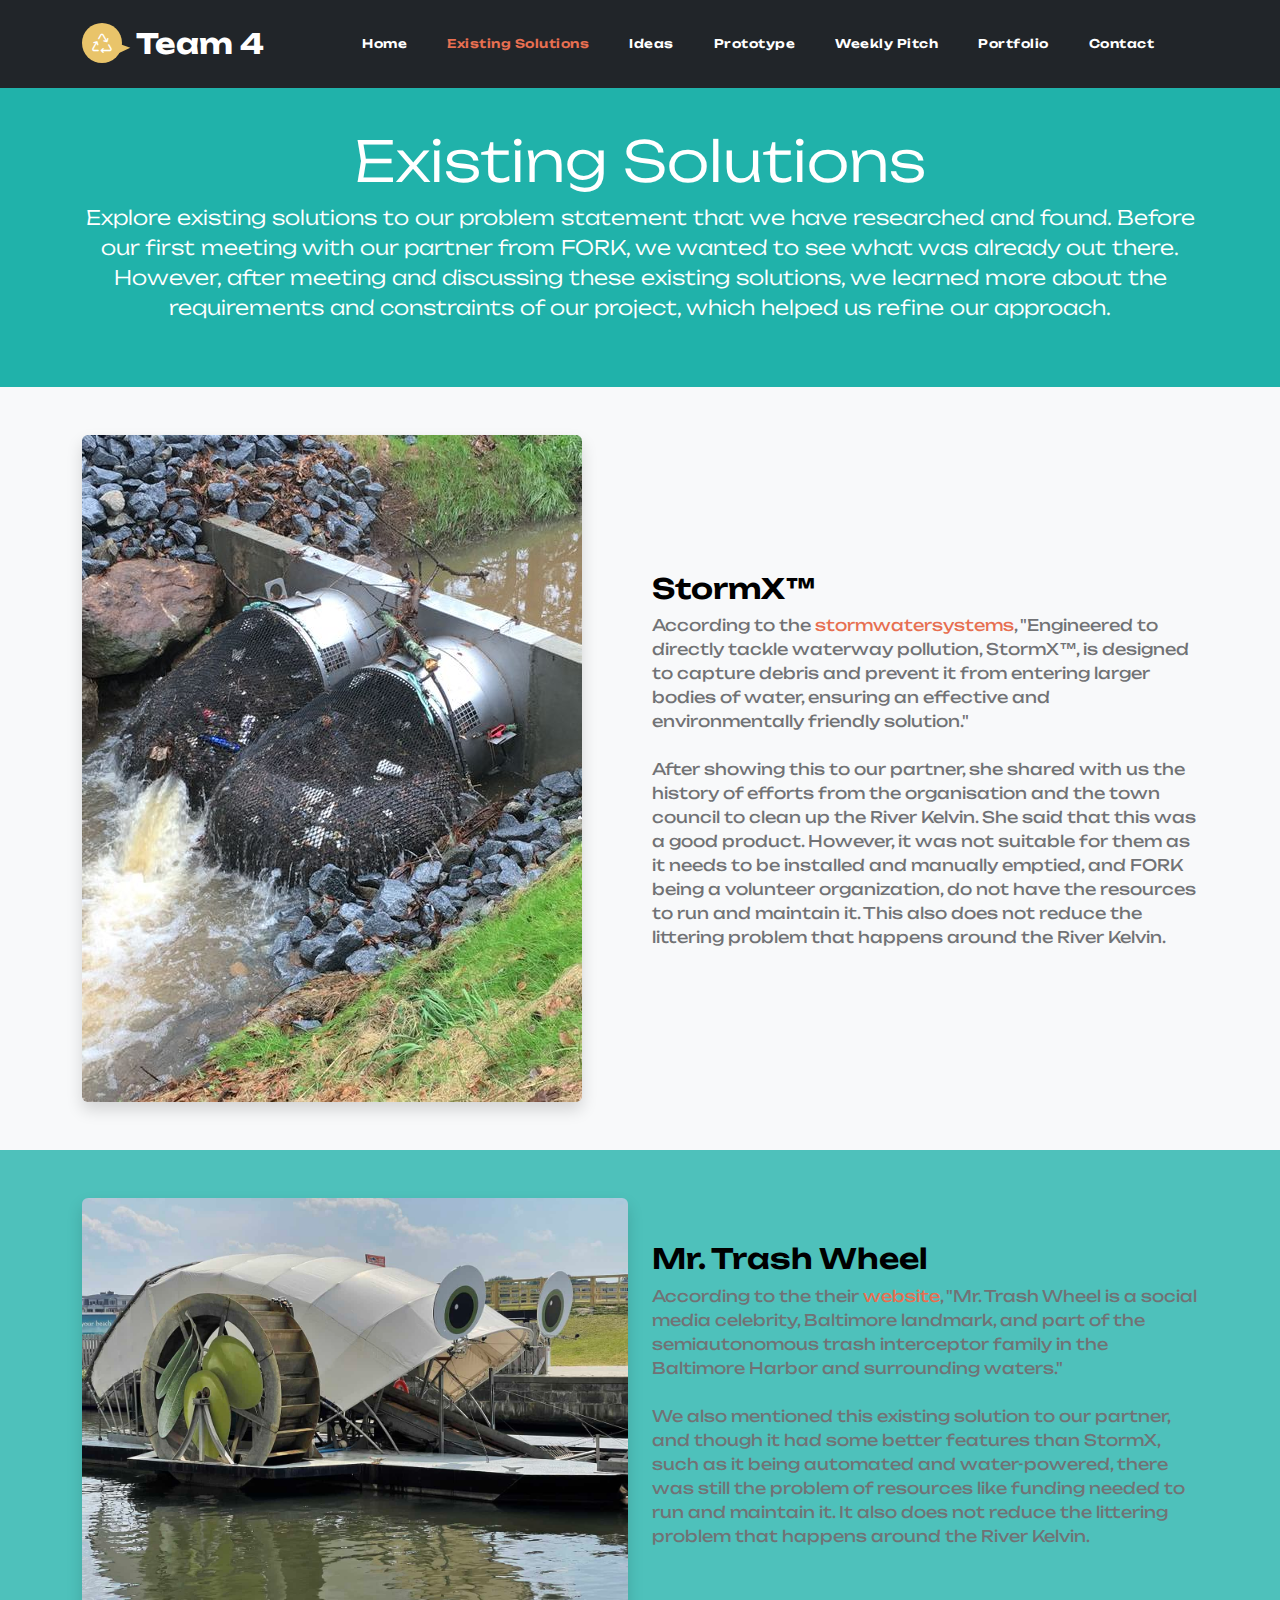
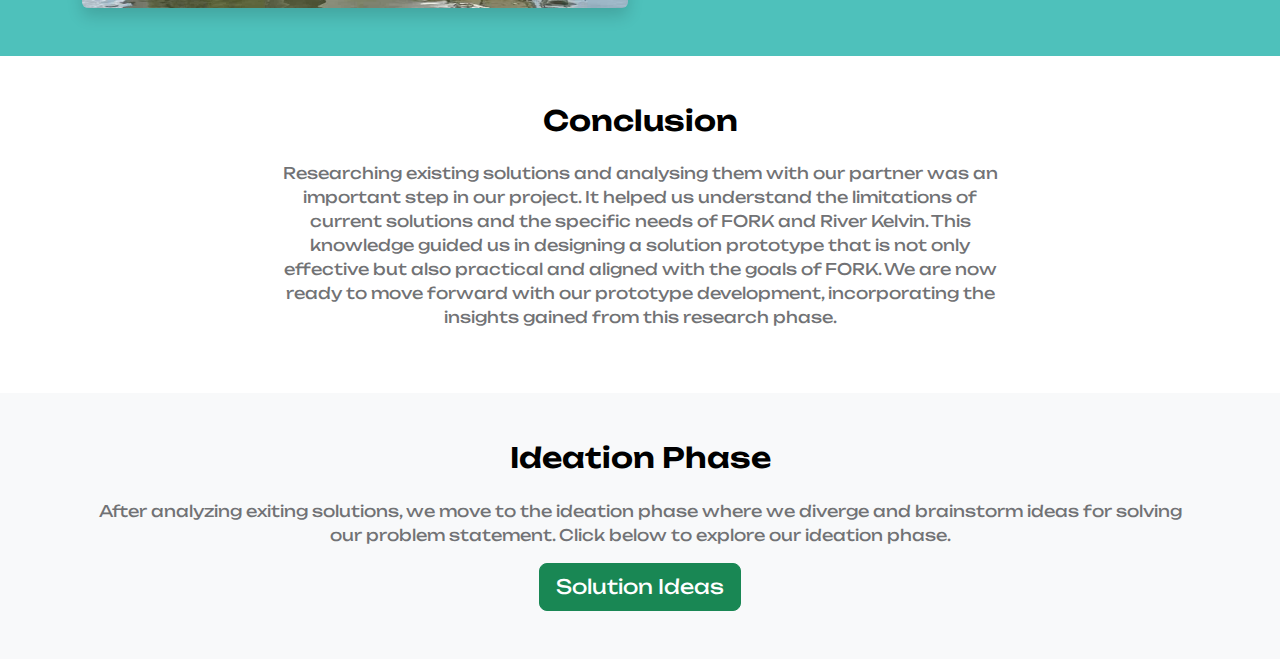
<file: existing.html>
<!doctype html>
<html lang="en">

<head>
    <meta charset="utf-8">
    <meta name="viewport" content="width=device-width, initial-scale=1">

    <meta name="description" content="">
    <meta name="author" content="">

    <title>FORK Litter Logger - Team 4 Project</title>

    <!-- CSS FILES -->
    <link rel="preconnect" href="https://fonts.googleapis.com">

    <link rel="preconnect" href="https://fonts.gstatic.com" crossorigin>

    <link href="https://fonts.googleapis.com/css2?family=Unbounded:wght@300;400;600;700&display=swap" rel="stylesheet">

    <link href="css/bootstrap.min.css" rel="stylesheet">

    <link href="css/bootstrap-icons.css" rel="stylesheet">

    <link href="css/templatemo-the-fork-landing.css" rel="stylesheet">

</head>

<body>

    <main>

        <nav class="navbar navbar-expand-lg bg-dark">
            <div class="container">
                <a class="navbar-brand" href="index.html">
                    <i class="navbar-brand-icon bi-recycle me-2"></i>
                    <span>Team 4</span>
                </a>

                <button class="navbar-toggler" type="button" data-bs-toggle="collapse" data-bs-target="#navbarNav"
                    aria-controls="navbarNav" aria-expanded="false" aria-label="Toggle navigation">
                    <span class="navbar-toggler-icon"></span>
                </button>

                <div class="collapse navbar-collapse" id="navbarNav">
                    <ul class="navbar-nav ms-lg-auto me-lg-4">
                        <li class="nav-item">
                            <a class="nav-link" href="index.html#section_1">Home</a>
                        </li>

                        <li class="nav-item">
                            <a class="nav-link" href="existing.html">Existing Solutions</a>
                        </li>

                        <li class="nav-item">
                            <a class="nav-link" href="ideas.html">Ideas</a>
                        </li>

                        <li class="nav-item">
                            <a class="nav-link" href="prototype.html">Prototype</a>
                        </li>

                        <li class="nav-item">
                            <a class="nav-link" href="weekly-pitch.html">Weekly Pitch</a>
                        </li>

                        <li class="nav-item">
                            <a class="nav-link" href="portfolio.html">Portfolio</a>
                        </li>

                        <li class="nav-item">
                            <a class="nav-link" href="index.html#section_5">Contact</a>
                        </li>
                    </ul>
                </div>
            </div>
        </nav>

        <!-- Banner -->
        <header class="text-white text-center py-5" style="margin-top:80px; background-color: #20B2AA;">
            <div class="container">
                <h1 class="display-4">Existing Solutions</h1>
                <p class="lead" style="color:white;">
                    Explore existing solutions to our problem statement that we have researched and found.
                    Before our first meeting with our partner from FORK, we wanted to see what was already out there.
                    However, after meeting and discussing these existing solutions, we learned more about the requirements
                    and constraints of our project, which helped us refine our approach.
                </p>
            </div>
        </header>

        <!-- Existing Solution 1 -->
        <section class="py-5 bg-light">
            <div class="container">
                <div class="row align-items-center">
                    <div class="col-lg-6 mb-4 mb-lg-0">
                        <img src="images/stormx.jpg" alt="stormx photo"
                            class="img-fluid rounded shadow">
                    </div>
                    <div class="col-lg-6">
                        <h3>StormX™</h3>
                        <p>According to the <a href="https://www.stormwatersystems.com/stormx-netting-trash-trap">stormwatersystems</a>, 
                            "Engineered to directly tackle waterway pollution, StormX™, 
                            is designed to capture debris and prevent it from entering larger bodies of water, ensuring an
                            effective and environmentally friendly solution."
                            </br></br>
                            After showing this to our partner, she shared with us the history of efforts from the organisation and the town council to clean up the River Kelvin.
                            She said that this was a good product. However, it was not suitable for them as it needs to be installed and manually emptied, and FORK
                            being a volunteer organization, do not have the resources to run and maintain it. This also does not reduce the littering problem
                            that happens around the River Kelvin.
                        </p>
                    </div>
                </div>
            </div>
        </section>

        <!-- Existing Solution 2 -->
        <section class="py-5 text-white" style="background-color: #4ec1bb;">
            <div class="container">
                <div class="row align-items-center">
                    <div class="col-lg-6 mb-4 mb-lg-0">
                        <img src="images/mrtrashwheel.jpg" alt="mr trash wheel photo"
                            class="img-fluid rounded shadow">
                    </div>
                    <div class="col-lg-6">
                        <h3>Mr. Trash Wheel</h3>
                        <p>According to the their <a href="https://www.mrtrashwheel.com/">website</a>, 
                            "Mr. Trash Wheel is a social media celebrity, Baltimore landmark, and part of the semiautonomous trash 
                            interceptor family in the Baltimore Harbor and surrounding waters."
                            </br></br>
                            We also mentioned this existing solution to our partner, and though it had some better features than StormX, such as
                            it being automated and water-powered, there was still the problem of resources like funding needed to run and maintain it.
                            It also does not reduce the littering problem that happens around the River Kelvin.
                        </p>
                    </div>
                </div>
            </div>
        </section>


        <style>
        .thumbnail-image {
            width: 100%;
            max-width: 400px;
            height: 250px;
            object-fit: contain;
            border: 1px solid #ddd;
            border-radius: 8px;
            padding: 10px;
            cursor: pointer;
            transition: all 0.3s ease;
        }

        .thumbnail-image.enlarged {
            position: relative;
            z-index: 10;
            max-width: 90vw;
            height: auto;
            box-shadow: 0 8px 16px rgba(0,0,0,0.3);
            border-color: #007bff;
        }
        </style>

        <script>
        function toggleEnlarge(img) {
            // Just toggle enlarged class on the clicked image, no interference with others
            img.classList.toggle('enlarged');
        }
        </script>

        <!-- Conclusions Drawn -->
        <section class="py-5">
            <div class="container">
                <h3 class="text-center mb-4">Conclusion</h3>
                <p class="text-center col-lg-8 mx-auto">
                    Researching existing solutions and analysing them with our partner was an important
                    step in our project. It helped us understand the limitations of current solutions 
                    and the specific needs of FORK and River Kelvin. This knowledge guided us in designing a 
                    solution prototype that is not only effective but also practical and aligned with the goals of FORK.
                    We are now ready to move forward with our prototype development, incorporating the 
                    insights gained from this research phase.
                </p>
            </div>
        </section>

        <!-- Transition to Prototype -->
        <section class="py-5 bg-light text-center">
            <div class="container">
                <h3 class="mb-4">Ideation Phase</h3>
                <p>After analyzing exiting solutions, we move to the ideation phase where we diverge 
                    and brainstorm ideas for solving our problem statement. Click below to explore our ideation phase.</p>
                <a href="ideas.html" class="btn btn-success btn-lg">Solution Ideas</a>
            </div>
        </section>
    </main>

    <!-- JAVASCRIPT FILES -->
    <script src="https://cdn.jsdelivr.net/npm/bootstrap@5.3.3/dist/js/bootstrap.bundle.min.js"></script>
    <script src="js/jquery.min.js"></script>
    <script src="js/bootstrap.bundle.min.js"></script>
    <script src="js/jquery.sticky.js"></script>
    <script src="js/click-scroll.js"></script>
    <script src="js/click-route.js"></script>
    <script src="js/custom.js"></script>

</body>

</html>
</file>
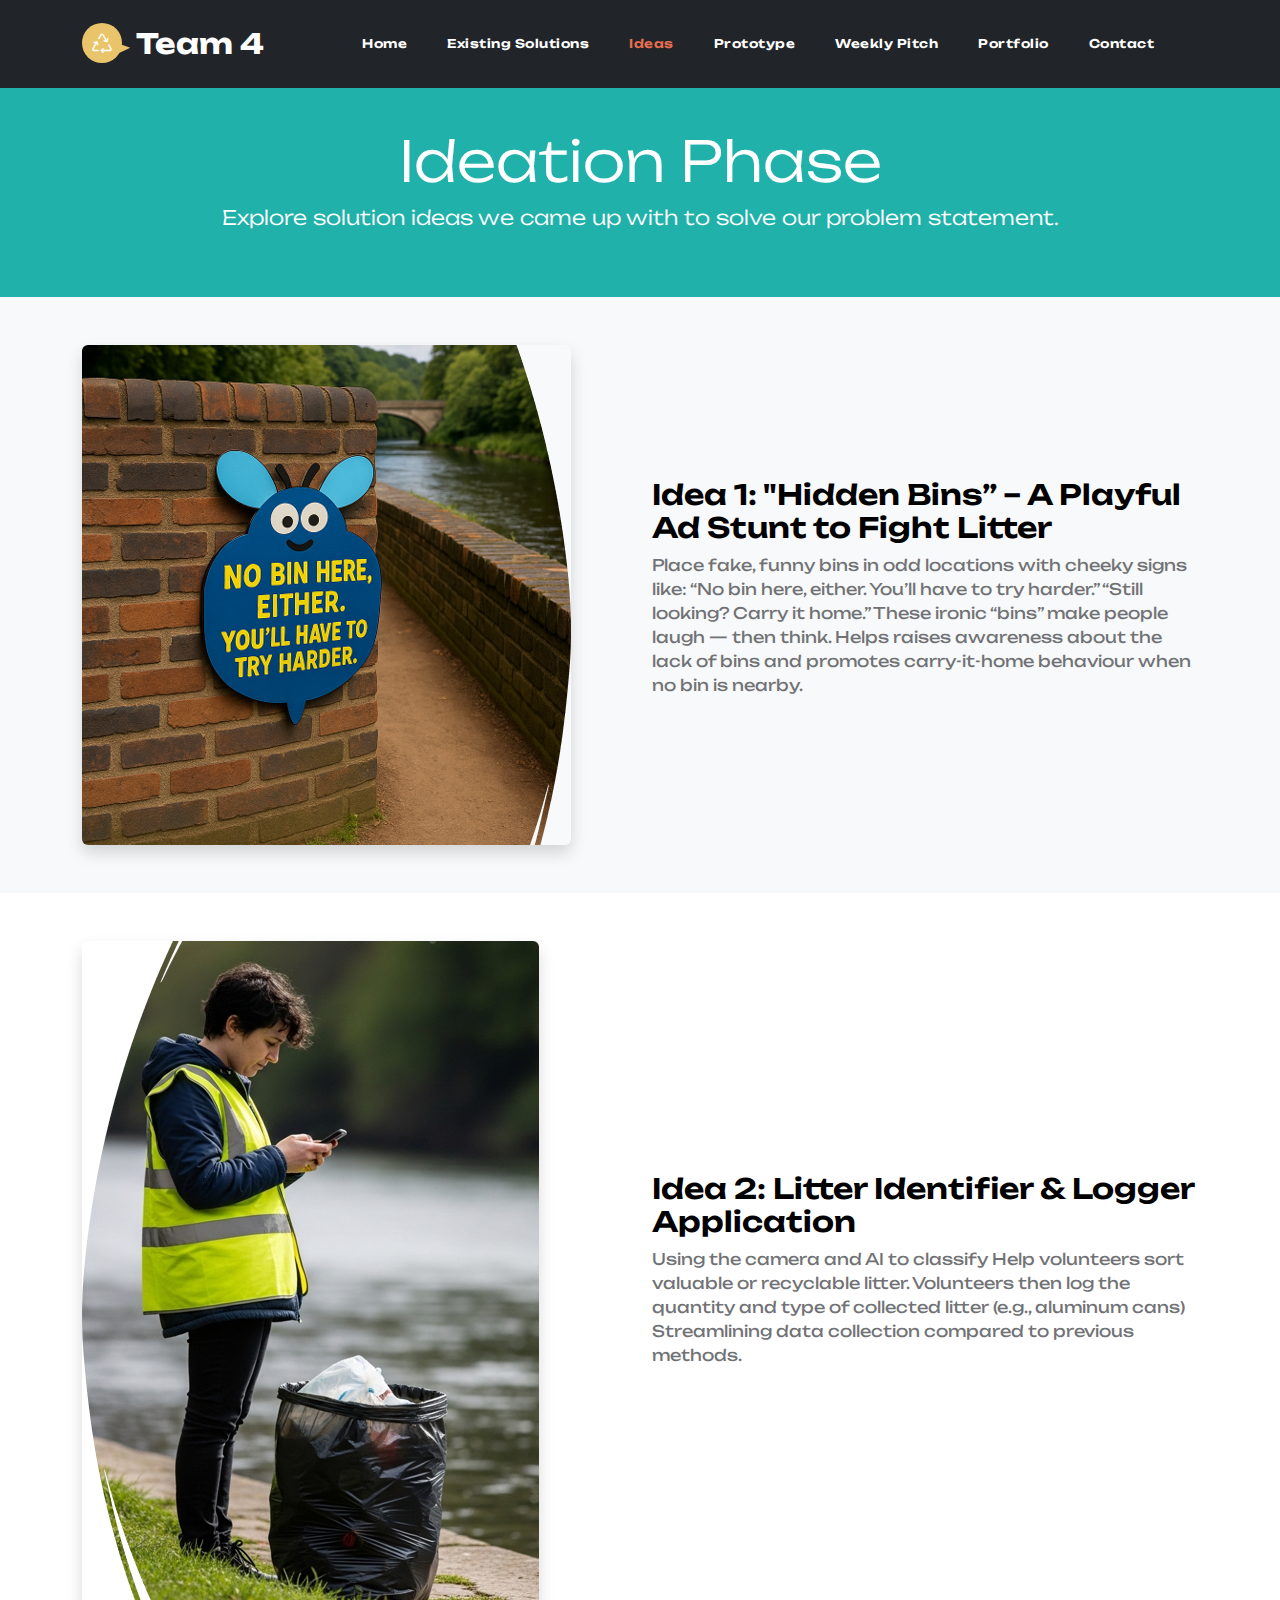
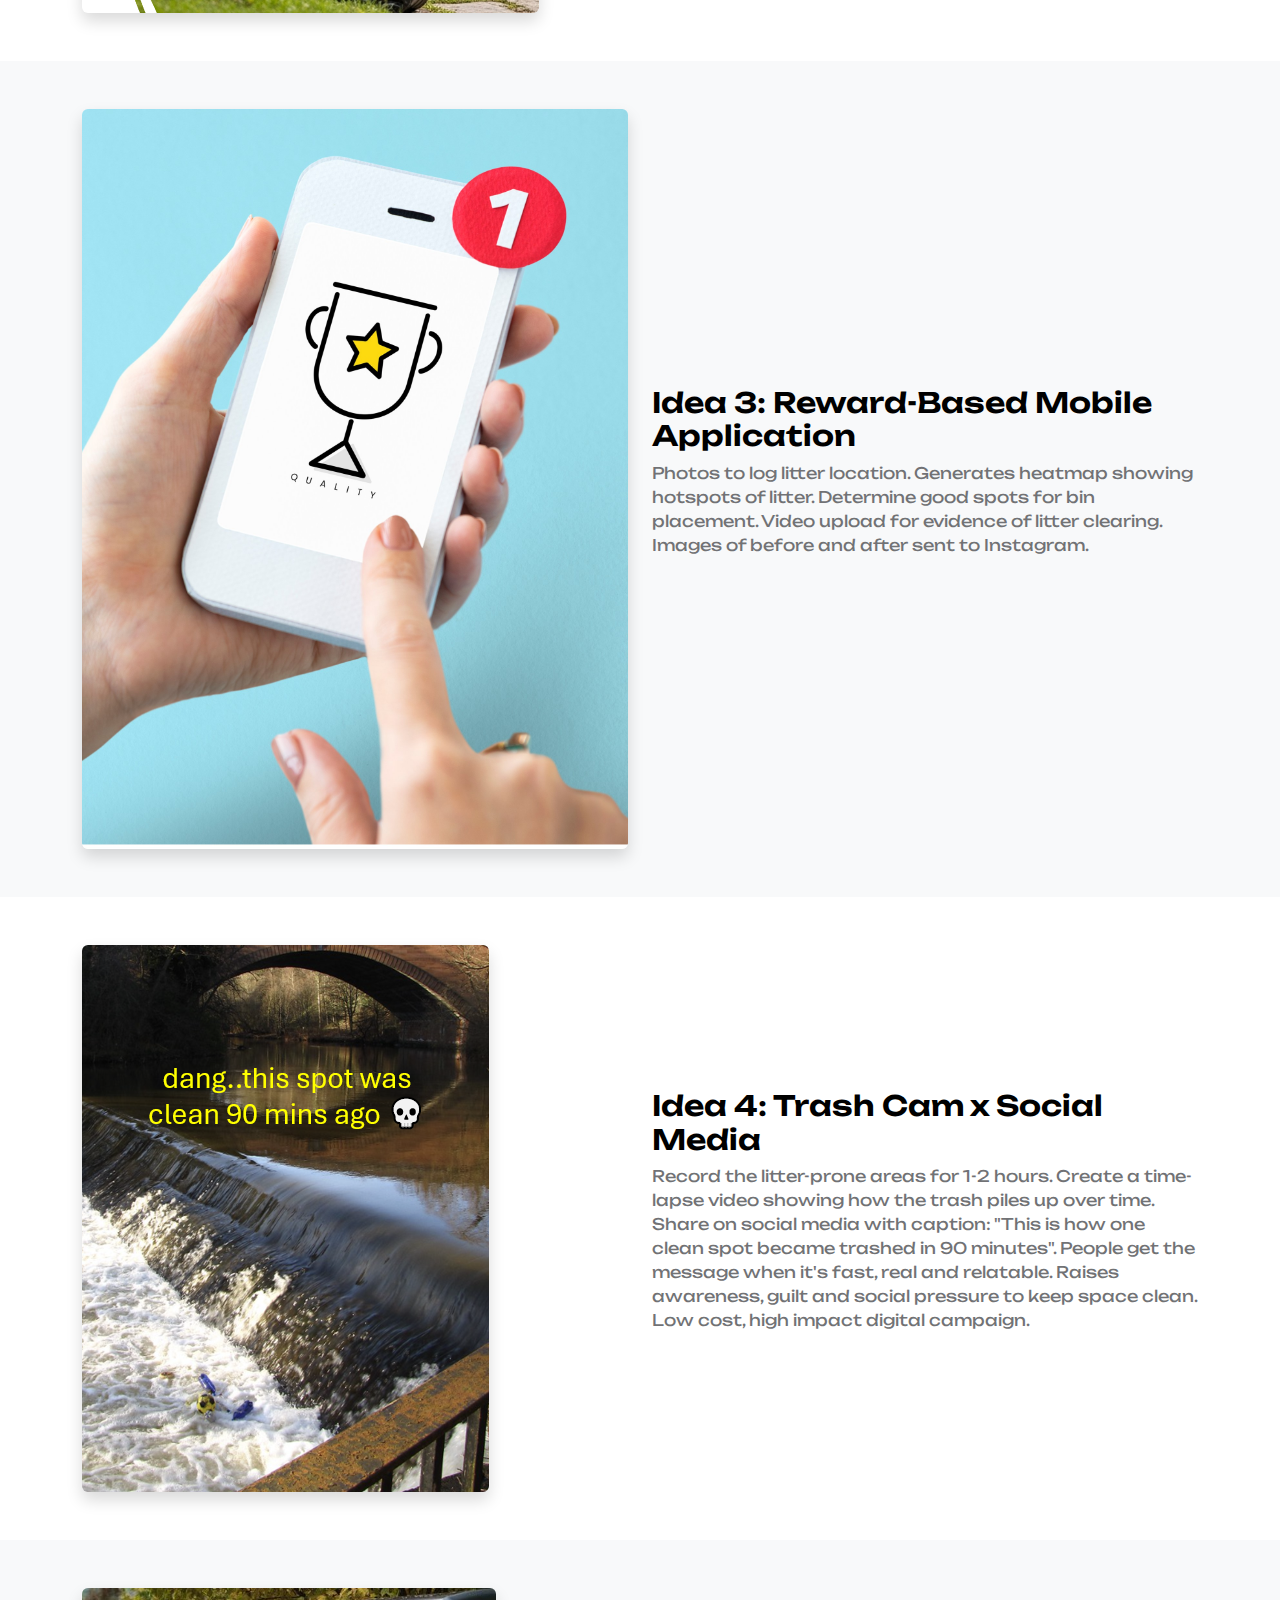
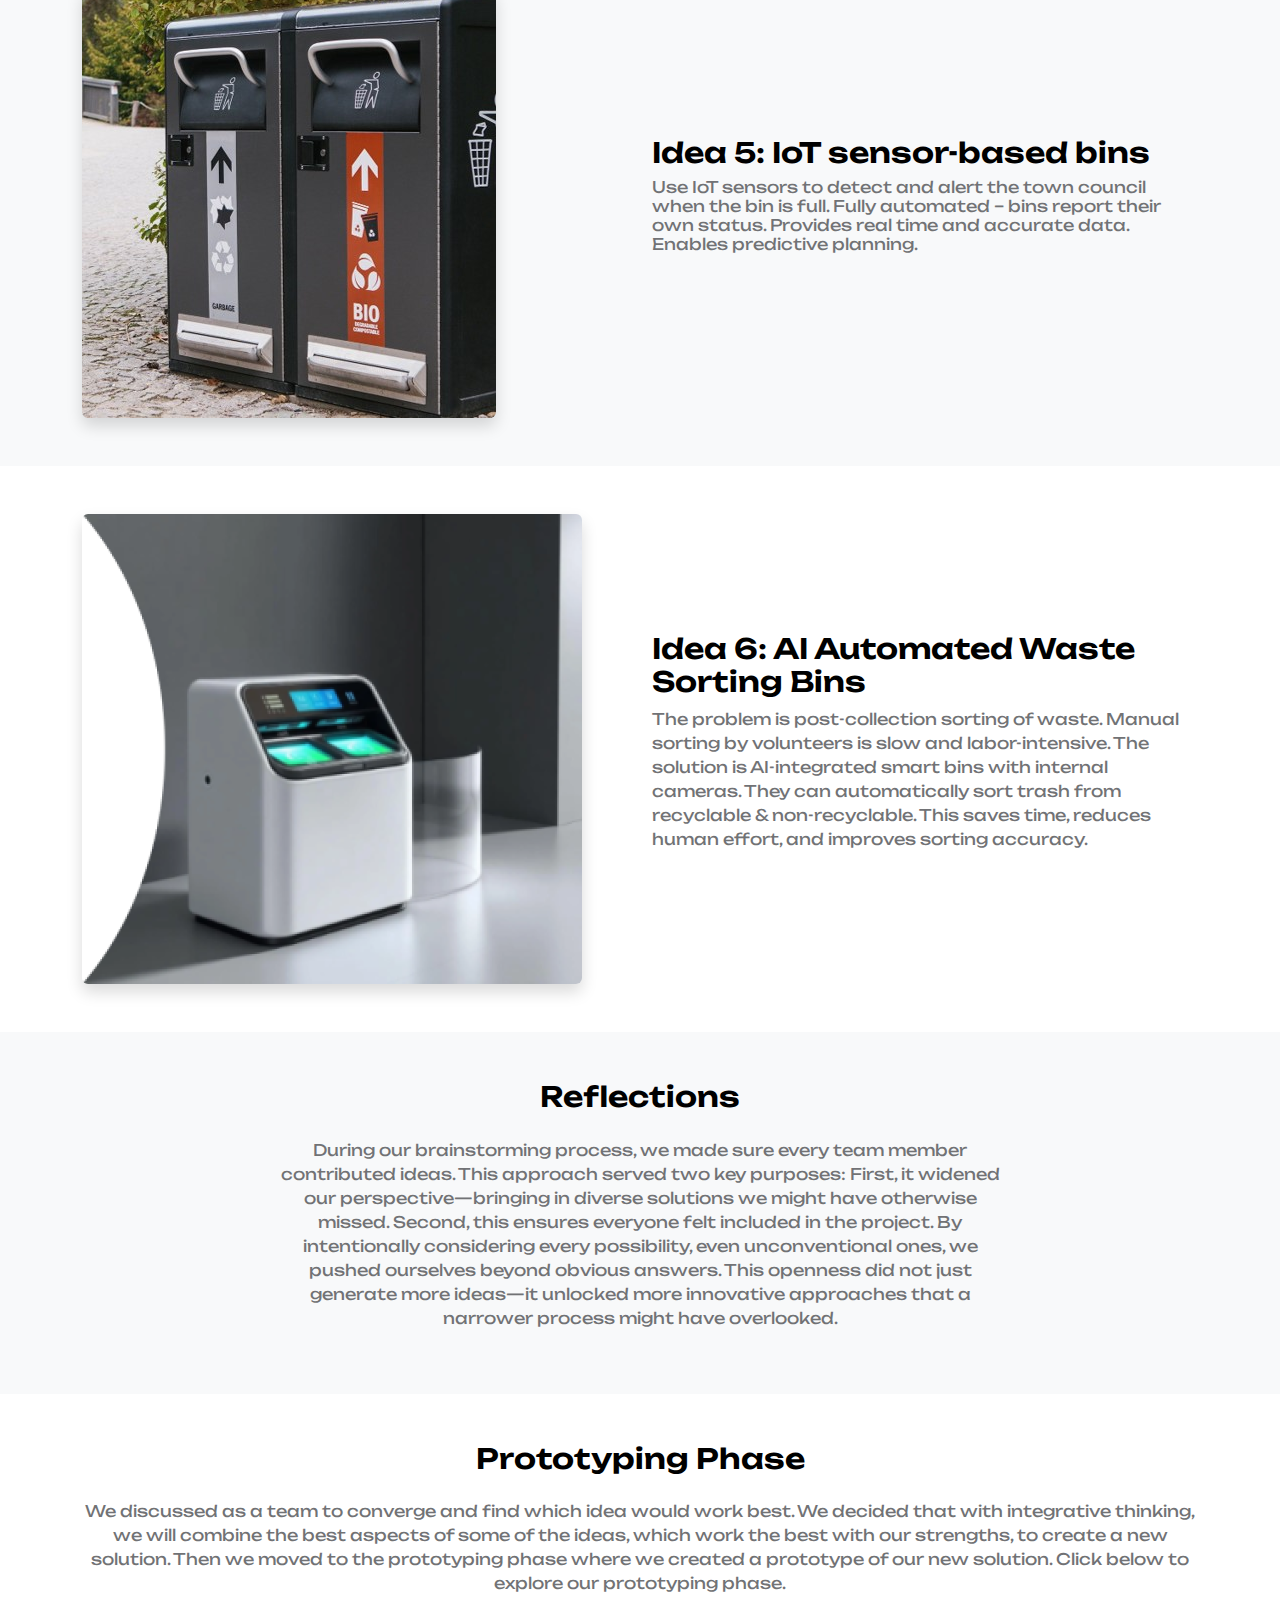
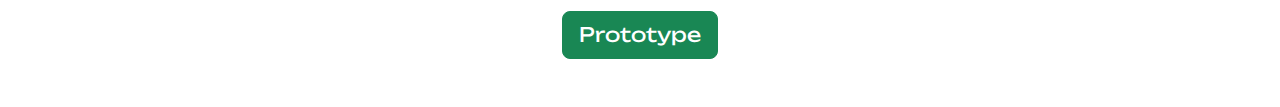
<file: ideas.html>
<!doctype html>
<html lang="en">

<head>
    <meta charset="utf-8">
    <meta name="viewport" content="width=device-width, initial-scale=1">

    <meta name="description" content="">
    <meta name="author" content="">

    <title>FORK Litter Logger - Team 4 Project</title>

    <!-- CSS FILES -->
    <link rel="preconnect" href="https://fonts.googleapis.com">

    <link rel="preconnect" href="https://fonts.gstatic.com" crossorigin>

    <link href="https://fonts.googleapis.com/css2?family=Unbounded:wght@300;400;600;700&display=swap" rel="stylesheet">

    <link href="css/bootstrap.min.css" rel="stylesheet">

    <link href="css/bootstrap-icons.css" rel="stylesheet">

    <link href="css/templatemo-the-fork-landing.css" rel="stylesheet">

</head>

<body>

    <main>

        <nav class="navbar navbar-expand-lg bg-dark">
            <div class="container">
                <a class="navbar-brand" href="index.html">
                    <i class="navbar-brand-icon bi-recycle me-2"></i>
                    <span>Team 4</span>
                </a>

                <button class="navbar-toggler" type="button" data-bs-toggle="collapse" data-bs-target="#navbarNav"
                    aria-controls="navbarNav" aria-expanded="false" aria-label="Toggle navigation">
                    <span class="navbar-toggler-icon"></span>
                </button>

                <div class="collapse navbar-collapse" id="navbarNav">
                    <ul class="navbar-nav ms-lg-auto me-lg-4">
                        <li class="nav-item">
                            <a class="nav-link" href="index.html#section_1">Home</a>
                        </li>

                        <li class="nav-item">
                            <a class="nav-link" href="existing.html">Existing Solutions</a>
                        </li>

                        <li class="nav-item">
                            <a class="nav-link" href="ideas.html">Ideas</a>
                        </li>

                        <li class="nav-item">
                            <a class="nav-link" href="prototype.html">Prototype</a>
                        </li>

                        <li class="nav-item">
                            <a class="nav-link" href="weekly-pitch.html">Weekly Pitch</a>
                        </li>

                        <li class="nav-item">
                            <a class="nav-link" href="portfolio.html">Portfolio</a>
                        </li>

                        <li class="nav-item">
                            <a class="nav-link" href="index.html#section_5">Contact</a>
                        </li>
                    </ul>
                </div>
            </div>
        </nav>

        <!-- Banner -->
        <header class="text-white text-center py-5" style="margin-top:80px; background-color: #20B2AA;">
            <div class="container">
                <h1 class="display-4">Ideation Phase</h1>
                <p class="lead" style="color:white;">
                    Explore solution ideas we came up with to solve our problem statement.
                </p>
            </div>
        </header>


        <!-- Ideas Section -->
        <section class="py-5 bg-light">
            <div class="container">
                <div class="row align-items-center">
                    <div class="col-lg-6 mb-4 mb-lg-0">
                        <img src="images/hiddenbin-idea.png" alt="hidden bin idea"
                            class="img-fluid rounded shadow">
                    </div>
                    <div class="col-lg-6">
                        <h3>Idea 1: "Hidden Bins” – A Playful Ad Stunt to Fight Litter</h3>
                        <p>
                            Place fake, funny bins in odd locations with cheeky signs like:
                            “No bin here, either. You’ll have to try harder.”
                            “Still looking? Carry it home.”
                            These ironic “bins” make people laugh — then think. 
                            Helps raises awareness about the lack of bins and 
                            promotes carry-it-home behaviour when no bin is nearby.
                        </p>
                    </div>
                </div>
            </div>
        </section>

        <section class="py-5 text-white">
            <div class="container">
                <div class="row align-items-center">
                    <div class="col-lg-6 mb-4 mb-lg-0">
                        <img src="images/logger-idea.png" alt="logger idea"
                            class="img-fluid rounded shadow">
                    </div>
                    <div class="col-lg-6">
                        <h3>Idea 2: Litter Identifier & Logger Application</h3>
                        <p>
                            Using the camera and AI to classify
                            Help volunteers sort valuable or recyclable litter.
                            Volunteers then log the quantity and type of collected litter (e.g., aluminum cans)
                            Streamlining data collection compared to previous methods.
                        </p>
                    </div>
                </div>
            </div>
        </section>

        <section class="py-5 bg-light">
            <div class="container">
                <div class="row align-items-center">
                    <div class="col-lg-6 mb-4 mb-lg-0">
                        <img src="images/reward-idea.jpg" alt="reward-based app idea"
                            class="img-fluid rounded shadow">
                    </div>
                    <div class="col-lg-6">
                        <h3>Idea 3: Reward-Based Mobile Application</h3>
                        <p>
                            Photos to log litter location.
                            Generates heatmap showing hotspots of litter.
                            Determine good spots for bin placement.
                            Video upload for evidence of litter clearing.
                            Images of before and after sent to Instagram.
                        </p>
                    </div>
                </div>
            </div>
        </section>

        <section class="py-5 text-white">
            <div class="container">
                <div class="row align-items-center">
                    <div class="col-lg-6 mb-4 mb-lg-0">
                        <img src="images/video-idea.png" alt="video idea"
                            class="img-fluid rounded shadow">
                    </div>
                    <div class="col-lg-6">
                        <h3>Idea 4: Trash Cam x Social Media</h3>
                        <p>
                            Record the litter-prone areas for 1-2 hours.
                            Create a time-lapse video showing how the trash piles up over time.
                            Share on social media with caption: "This is how one clean spot became trashed in 90 minutes".
                            People get the message when it's fast, real and relatable.
                            Raises awareness, guilt and social pressure to keep space clean.
                            Low cost, high impact digital campaign.
                        </p>
                    </div>
                </div>
            </div>
        </section>

        <section class="py-5 bg-light">
            <div class="container">
                <div class="row align-items-center">
                    <div class="col-lg-6 mb-4 mb-lg-0">
                        <img src="images/iotbin-idea.jpg" alt="iot sensor bins idea"
                            class="img-fluid rounded shadow">
                    </div>
                    <div class="col-lg-6">
                        <h3>Idea 5: IoT sensor-based bins<h3>
                        <p>
                            Use IoT sensors to detect and alert the town council when the bin is full.
                            Fully automated – bins report their own status.
                            Provides real time and accurate data.
                            Enables predictive planning.
                        </p>
                    </div>
                </div>
            </div>
        </section>

        <section class="py-5 text-white">
            <div class="container">
                <div class="row align-items-center">
                    <div class="col-lg-6 mb-4 mb-lg-0">
                        <img src="images/AI-bin-ideapng.png" alt="ai sorting bin idea"
                            class="img-fluid rounded shadow">
                    </div>
                    <div class="col-lg-6">
                        <h3>Idea 6: AI Automated Waste Sorting Bins</h3>
                        <p>
                            The problem is post-collection sorting of waste.
                            Manual sorting by volunteers is slow and labor-intensive.
                            The solution is AI-integrated smart bins with internal cameras.
                            They can automatically sort trash from recyclable & non-recyclable.
                            This saves time, reduces human effort, and improves sorting accuracy.
                        </p>
                    </div>
                </div>
            </div>
        </section>

        <!-- Reflection -->
        <section class="py-5 bg-light">
            <div class="container">
                <h3 class="text-center mb-4">Reflections</h3>
                <p class="text-center col-lg-8 mx-auto">
                    During our brainstorming process, we made sure every team member contributed ideas.
                    This approach served two key purposes: First, it widened our perspective—bringing in 
                    diverse solutions we might have otherwise missed. Second, this ensures everyone felt 
                    included in the project. By intentionally considering every possibility, even 
                    unconventional ones, we pushed ourselves beyond obvious answers. This openness did not 
                    just generate more ideas—it unlocked more innovative approaches that a narrower process might have overlooked.
                </p>
            </div>
        </section>

        <!-- Transition to prototyping phase -->
        <section class="py-5 text-center">
            <div class="container">
                <h3 class="mb-4">Prototyping Phase</h3>
                <p>
                    We discussed as a team to converge and find which idea would work best. We decided that with integrative thinking,
                    we will combine the best aspects of some of the ideas, which work the best with our strengths, to create a new solution. 
                    Then we moved to the prototyping phase where we created a prototype of our new solution.
                    Click below to explore our prototyping phase.
                </p>
                <a href="prototype.html" class="btn btn-success btn-lg">Prototype</a>
            </div>
        </section>

    </main>

    <!-- JAVASCRIPT FILES -->
    <script src="https://cdn.jsdelivr.net/npm/bootstrap@5.3.3/dist/js/bootstrap.bundle.min.js"></script>
    <script src="js/jquery.min.js"></script>
    <script src="js/bootstrap.bundle.min.js"></script>
    <script src="js/jquery.sticky.js"></script>
    <script src="js/click-scroll.js"></script>
    <script src="js/click-route.js"></script>
    <script src="js/custom.js"></script>

</body>

</html>
</file>
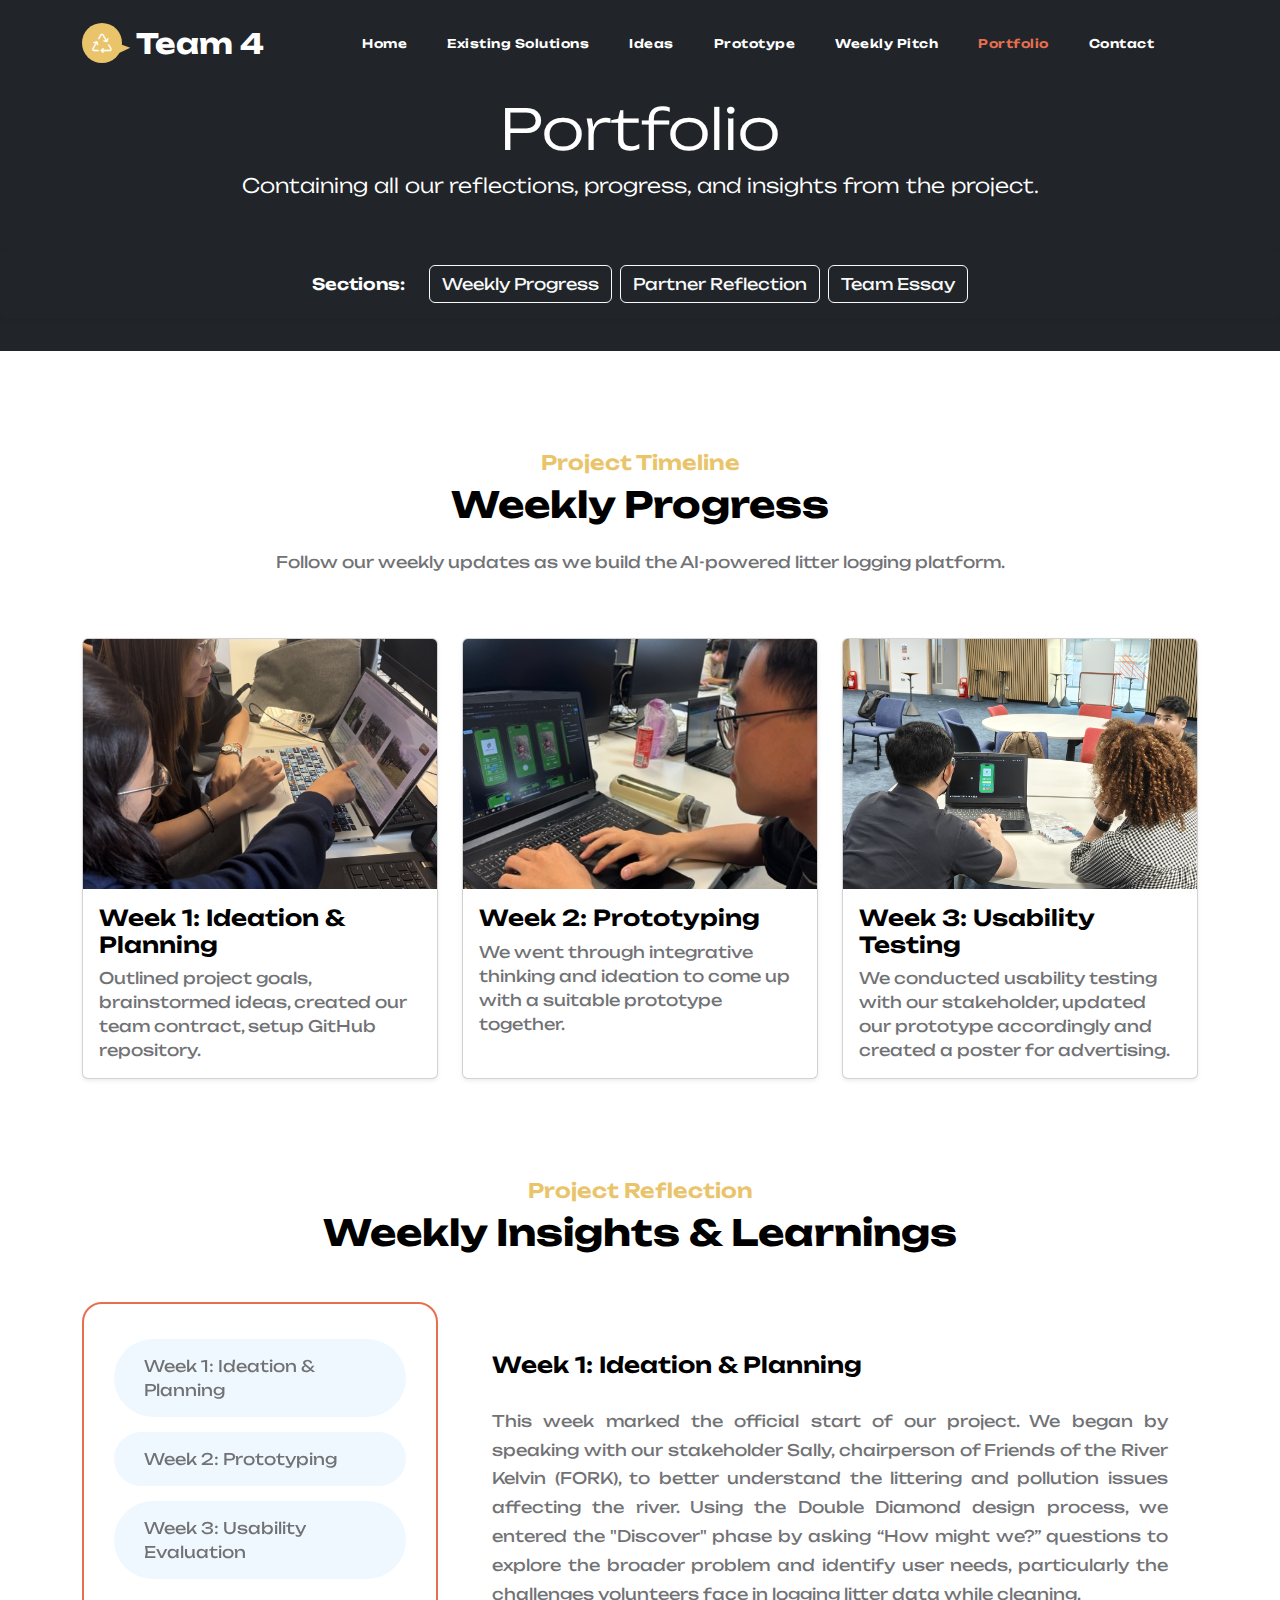
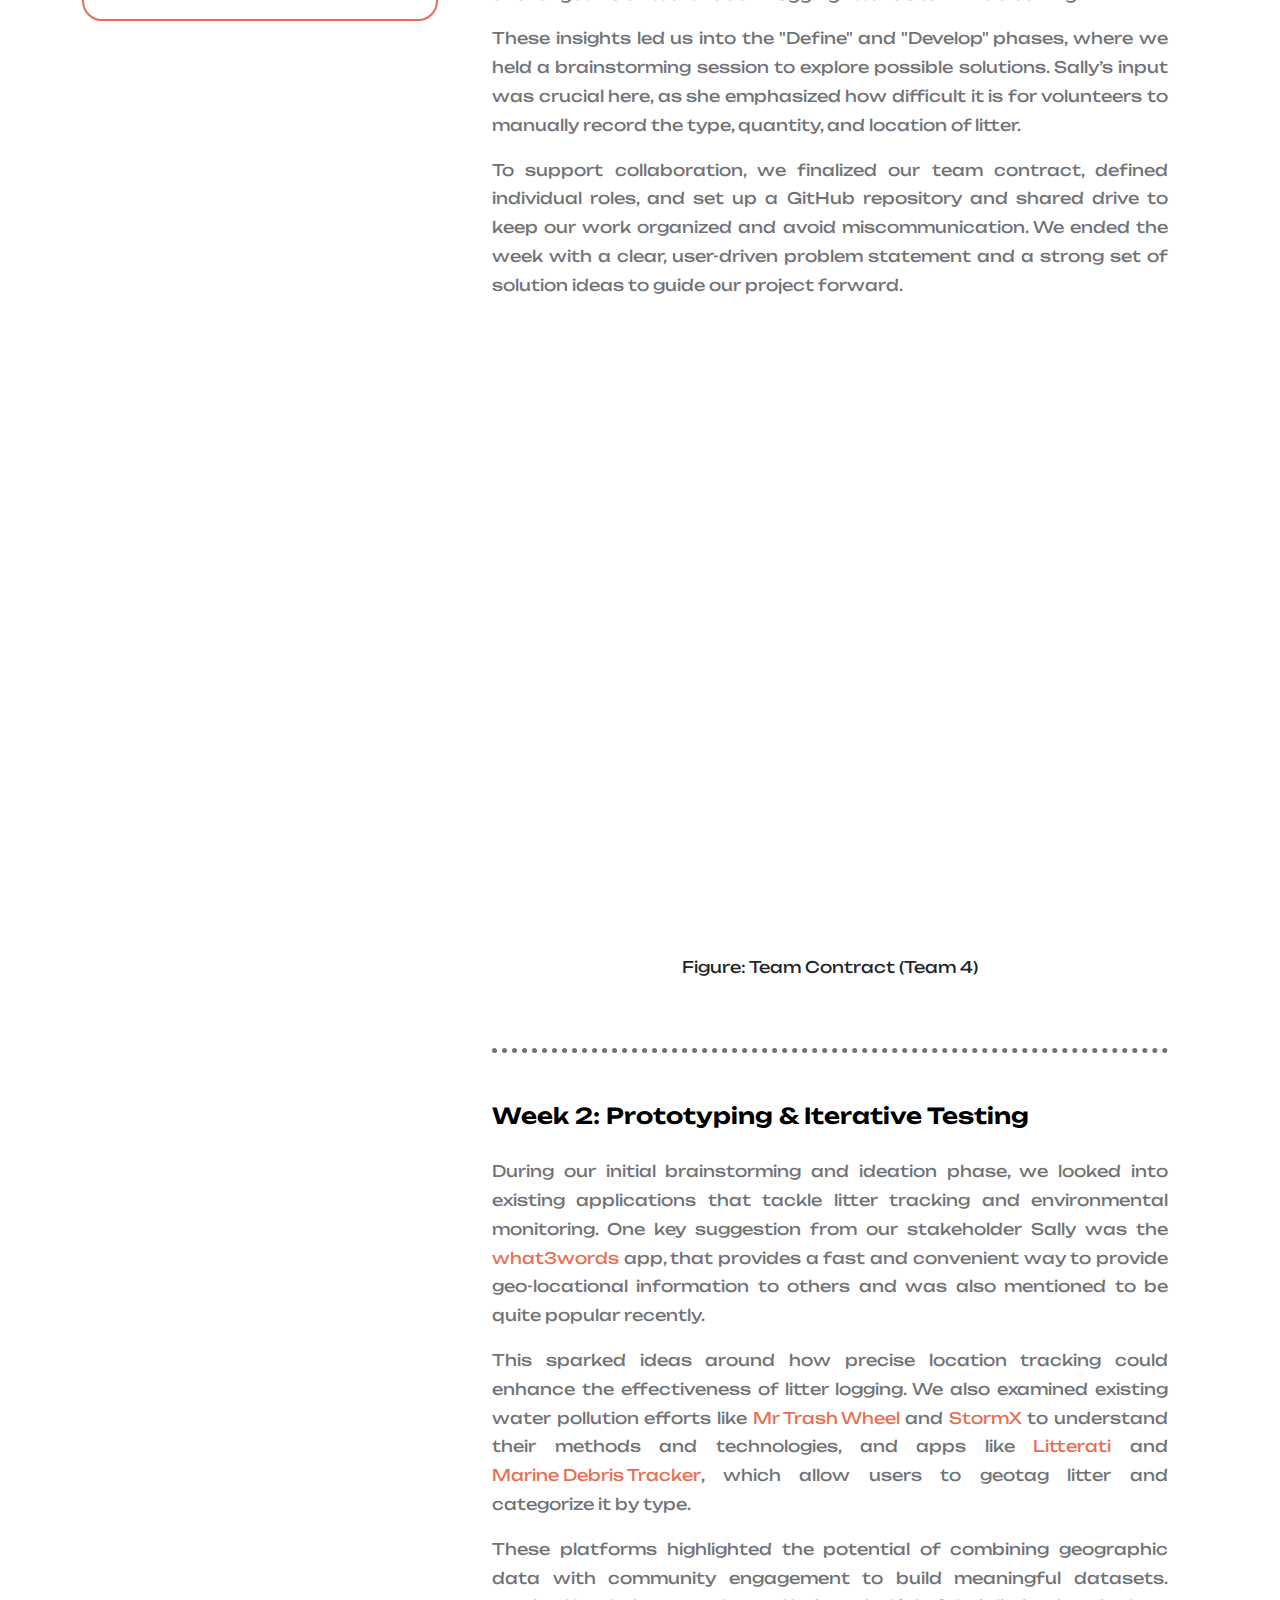
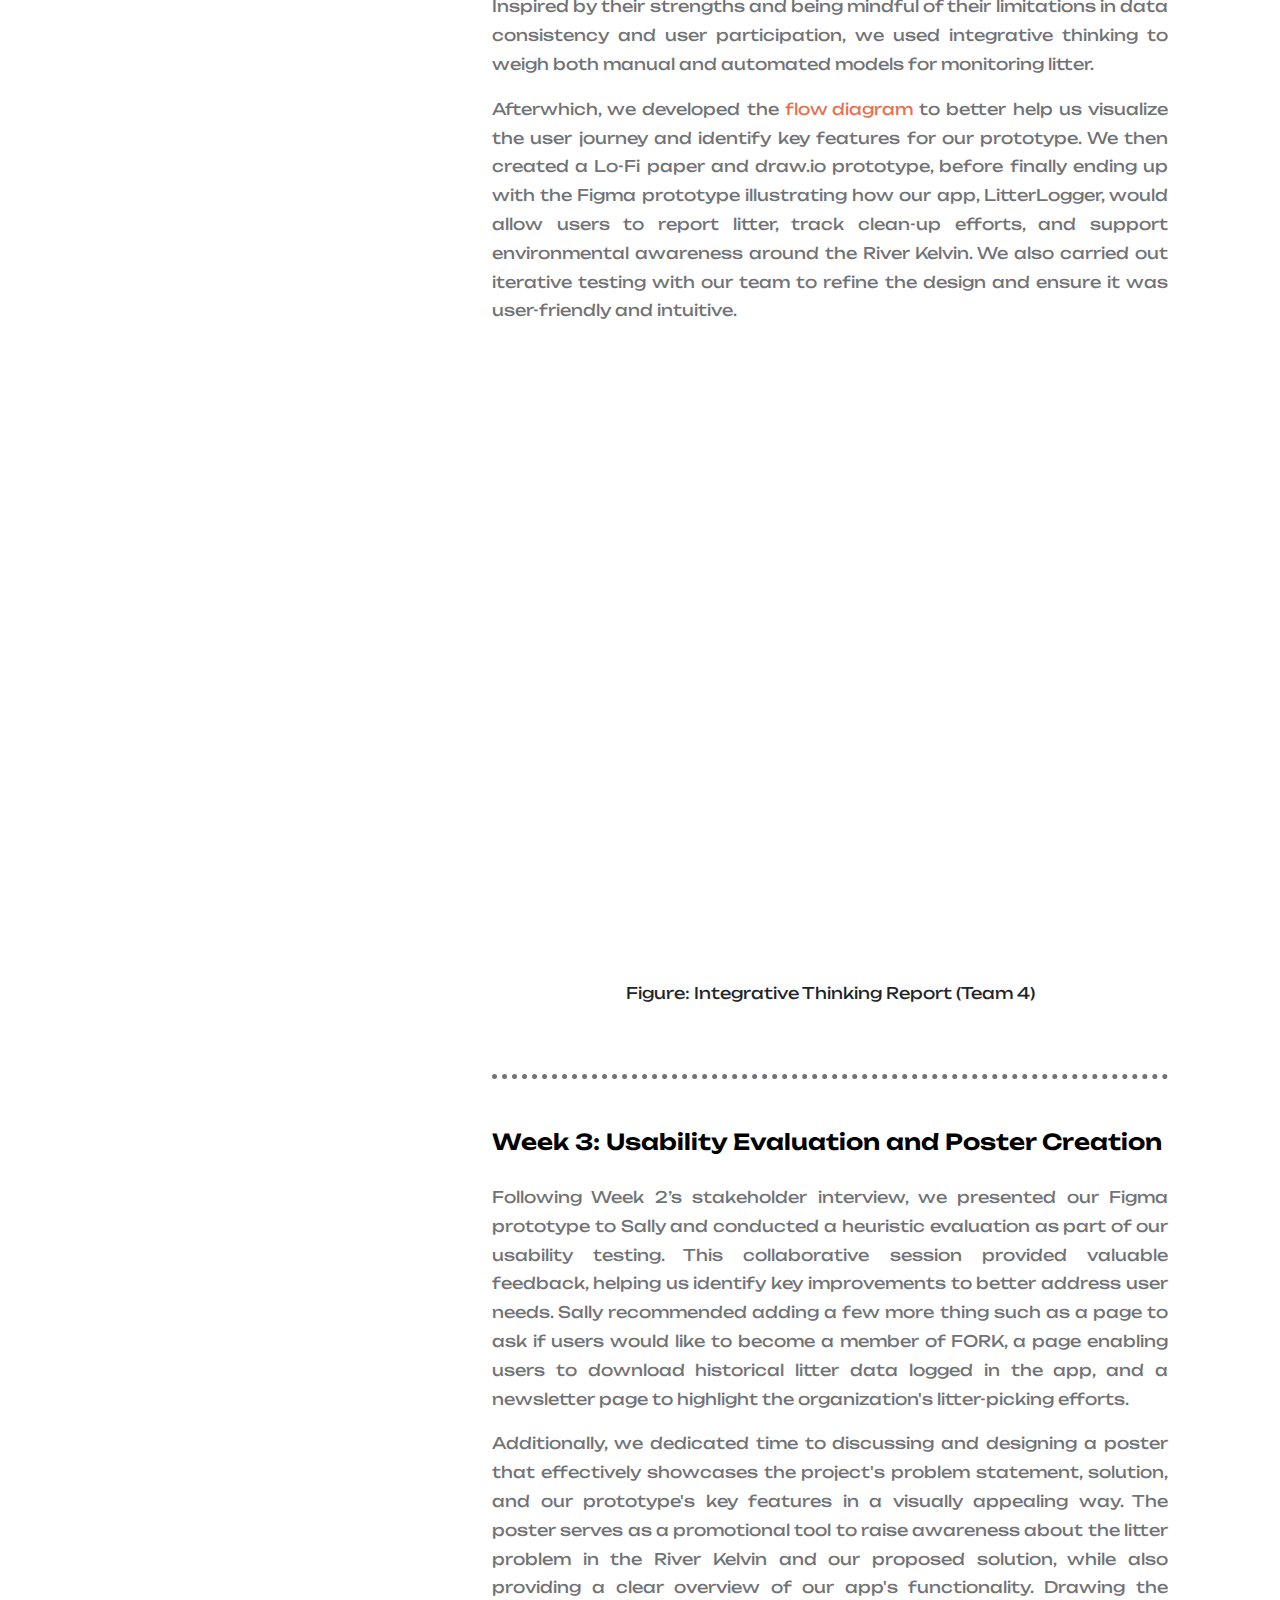
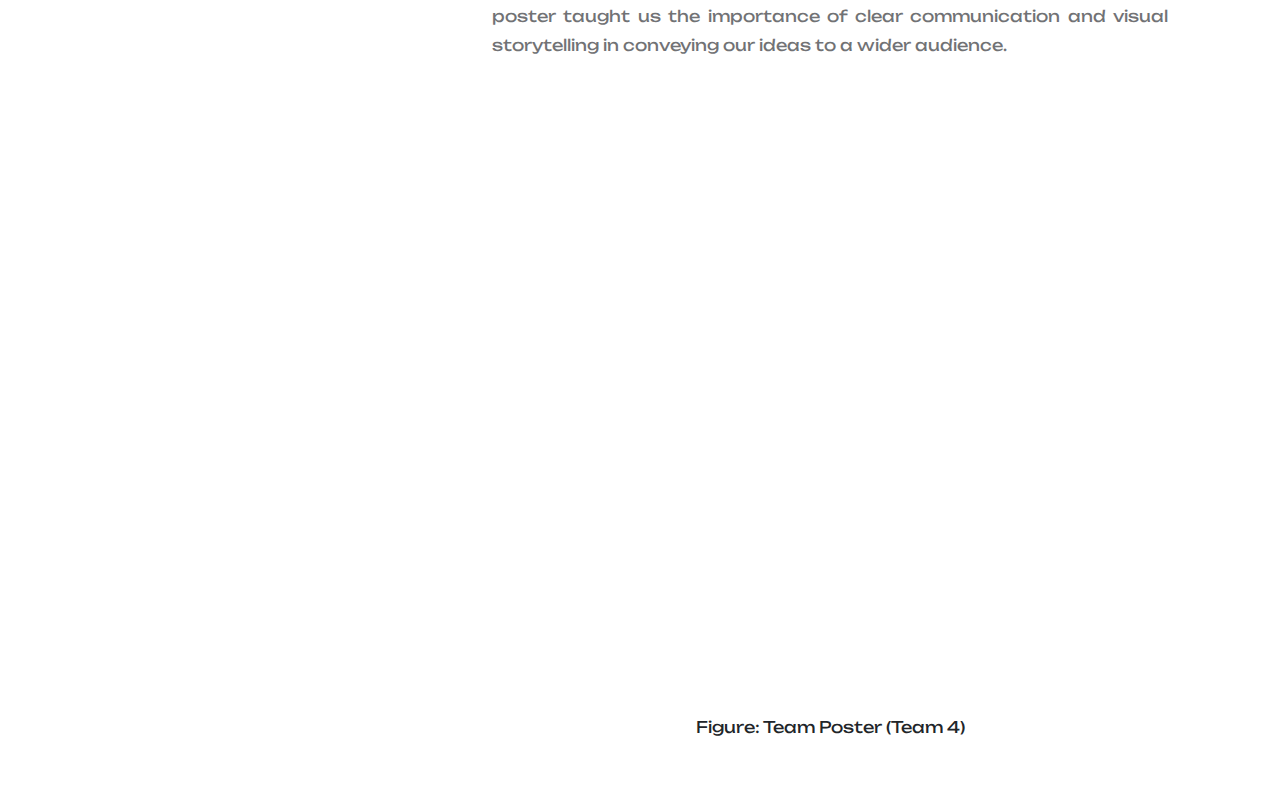
<file: portfolio.html>
<!doctype html>
<html lang="en">

<head>
    <meta charset="utf-8">
    <meta name="viewport" content="width=device-width, initial-scale=1">

    <meta name="description" content="">
    <meta name="author" content="">

    <title>FORK Litter Logger - Team 4 Project</title>

    <!-- CSS FILES -->
    <link rel="preconnect" href="https://fonts.googleapis.com">

    <link rel="preconnect" href="https://fonts.gstatic.com" crossorigin>

    <link href="https://fonts.googleapis.com/css2?family=Unbounded:wght@300;400;600;700&display=swap" rel="stylesheet">

    <link href="css/bootstrap.min.css" rel="stylesheet">

    <link href="css/bootstrap-icons.css" rel="stylesheet">

    <link href="css/templatemo-the-fork-landing.css" rel="stylesheet">

</head>

<body>

    <header class="text-white text-center py-2 bg-dark" style="margin-top: 20px;">
        <nav class="navbar navbar-expand-lg bg-dark text-center">
            <div class="container">
                <a class="navbar-brand" href="index.html">
                    <i class="navbar-brand-icon bi-recycle me-2"></i>
                    <span>Team 4</span>
                </a>

                <button class="navbar-toggler" type="button" data-bs-toggle="collapse" data-bs-target="#navbarNav"
                    aria-controls="navbarNav" aria-expanded="false" aria-label="Toggle navigation">
                    <span class="navbar-toggler-icon"></span>
                </button>

                <div class="collapse navbar-collapse" id="navbarNav">
                    <ul class="navbar-nav ms-lg-auto me-lg-4">
                        <li class="nav-item">
                            <a class="nav-link" href="index.html#section_1">Home</a>
                        </li>

                        <li class="nav-item">
                            <a class="nav-link" href="existing.html">Existing Solutions</a>
                        </li>

                        <li class="nav-item">
                            <a class="nav-link" href="ideas.html">Ideas</a>
                        </li>

                        <li class="nav-item">
                            <a class="nav-link" href="prototype.html">Prototype</a>
                        </li>

                        <li class="nav-item">
                            <a class="nav-link" href="weekly-pitch.html">Weekly Pitch</a>
                        </li>

                        <li class="nav-item">
                            <a class="nav-link" href="portfolio.html">Portfolio</a>
                        </li>

                        <li class="nav-item">
                            <a class="nav-link" href="index.html#section_5">Contact</a>
                        </li>
                    </ul>
                </div>
            </div>
        </nav>

                <!-- Banner -->
        <div class="container mt-5" style="padding-top: 20px;">
            <h1 class="display-4">Portfolio</h1>
            <p class="lead" style="color:white;"> 
                Containing all our reflections, progress, and insights from the project.
            </p>
        </div>
        <!-- Section Switcher -->
        <section>
            <div class="bg-dark shadow-sm px-4 py-3 mt-5 mb-4 rounded">
                <div class="d-flex align-items-center flex-wrap gap-2" style="justify-content: center;">
                    <span class="text-white fw-semibold me-3">Sections:</span>
                    <button class="btn btn-outline-light" onclick="showSection('weeklyProgressSection')">Weekly Progress</button>
                    <button class="btn btn-outline-light" onclick="showSection('partnerReflectionSection')">Partner Reflection</button>
                    <button class="btn btn-outline-light" onclick="showSection('teamEssaySection')">Team Essay</button>
                </div>
            </div>
        </section>
    </header>
    <main>
        <div id="weeklyProgressSection">

        <section class="book-section section-padding" id="section_2" >
        
            <div class="container">
                <div class="row mb-5">
                    <div class="col-12 text-center">
                        <h6>Project Timeline</h6>
                        <h2 class="mb-4">Weekly Progress</h2>
                        <p>Follow our weekly updates as we build the AI-powered litter logging platform.</p>
                    </div>
                </div>

                <div class="row g-4">
                    <!-- Week 1 -->
                    <div class="col-lg-4 col-md-6 col-12">
                        <div class="card h-100 shadow-sm">
                            <img src="images/kelvinWalk/week1.jpeg" class="card-img-top" alt="Week 1 Progress">
                            <div class="card-body">
                                <h5 class="card-title">Week 1: Ideation & Planning</h5>
                                <p class="card-text">Outlined project goals, brainstormed ideas, created our team
                                    contract, setup GitHub repository.</p>
                            </div>
                        </div>
                    </div>

                    <!-- Week 2 -->
                    <div class="col-lg-4 col-md-6 col-12">
                        <div class="card h-100 shadow-sm">
                            <img src="images/kelvinWalk/leo_figma.jpeg" class="card-img-top" alt="Week 2 Progress">
                            <div class="card-body">
                                <h5 class="card-title">Week 2: Prototyping</h5>
                                <p class="card-text">We went through integrative thinking and 
                                    ideation to come up with a suitable prototype together.</p>
                            </div>
                        </div>
                    </div>

                    <!-- Week 3 -->
                    <div class="col-lg-4 col-md-6 col-12">
                        <div class="card h-100 shadow-sm">
                            <img src="images/clientDiscussion.png" class="card-img-top" alt="Week 3 Progress">
                            <div class="card-body">
                                <h5 class="card-title">Week 3: Usability Testing</h5>
                                <p class="card-text">We conducted usability testing with our stakeholder, updated our prototype accordingly and created a poster for advertising.</p>
                            </div>
                        </div>
                    </div>
                </div>
            </div>
        
        </section>

        <section>
            <div class="container">
                <div class="row">
                    <div class="col-lg-12 col-12 text-center">
                        <h6>Project Reflection</h6>
                        <h2 class="mb-5">Weekly Insights & Learnings</h2>
                    </div>

                    <div class="col-lg-4 col-12">
                        <nav id="navbar-example3" class="h-100 flex-column align-items-stretch">
                            <nav class="nav nav-pills flex-column">
                                <a class="nav-link smoothscroll" href="#week-1">Week 1: Ideation & Planning</a>
                                <a class="nav-link smoothscroll" href="#week-2">Week 2: Prototyping</a>
                                <a class="nav-link smoothscroll" href="#week-3">Week 3: Usability Evaluation</a>
                            </nav>
                        </nav>
                    </div>

                    <div class="col-lg-8 col-12">
                        <div data-bs-spy="scroll" data-bs-target="#navbar-example3" data-bs-smooth-scroll="true"
                            class="scrollspy-example-2" tabindex="0">

                            <!-- Week 1 -->
                            <div class="scrollspy-example-item" id="week-1" style="line-height: 1.8; text-align: justify;">
                                <h5>Week 1: Ideation & Planning</h5>
                                <p>This week marked the official start of our project. We began by speaking with our stakeholder Sally, chairperson of Friends of the River Kelvin (FORK), 
                                    to better understand the littering and pollution issues affecting the river. Using the Double Diamond design process, 
                                we entered the "Discover" phase by asking “How might we?” questions to explore the broader problem and identify user needs, particularly the challenges volunteers face in logging litter data while cleaning.</p>
                                <p>These insights led us into the "Define" and "Develop" phases, where we held a brainstorming session to explore possible solutions.
                                    Sally’s input was crucial here, as she emphasized how difficult it is for volunteers to manually record the type, quantity, and location of litter.</p> 
                                <p>To support collaboration, we finalized our team contract, defined individual roles, and set up a GitHub repository and shared drive to keep our work organized and avoid miscommunication.
                                    We ended the week with a clear, user-driven problem statement and a strong set of solution ideas to guide our project forward.</p>
                                <br>
                                <figure style="text-align: center;">
                                    <iframe src="teamcontractT4.pdf" width="100%" height="600px"></iframe>
                                    <figcaption>Figure: Team Contract (Team 4)</figcaption>
                                </figure>
                            </div>

                            <!-- Week 2 -->
                            <div class="scrollspy-example-item" id="week-2" style="line-height: 1.8; text-align: justify;">
                                <h5>Week 2: Prototyping & Iterative Testing</h5>
                                <p>
                                    During our initial brainstorming and ideation phase, we looked into existing applications that tackle litter tracking and environmental monitoring. One key suggestion from our stakeholder Sally was the 
                                    <a href="https://what3words.com/" target="_blank" rel="noopener noreferrer">what3words</a> app, that provides a fast and convenient way to provide geo-locational information to others and was also mentioned to be quite popular recently.
                                </p> 
                                <p> This sparked ideas around how precise location tracking could enhance the effectiveness of litter logging. We also examined existing water pollution efforts like <a href="https://www.mrtrashwheel.com/">Mr Trash Wheel</a> and <a href="https://www.stormwatersystems.com/stormx-netting-trash-trap">StormX</a> to understand their methods and technologies, and apps like 
                                    <a href="https://www.litterati.org/" target="_blank" rel="noopener noreferrer">Litterati</a> and 
                                    <a href="https://debristracker.org/" target="_blank" rel="noopener noreferrer">Marine Debris Tracker</a>, 
                                    which allow users to geotag litter and categorize it by type. </p><p>These platforms highlighted the potential of combining geographic data with community engagement to build meaningful datasets. 
                                    Inspired by their strengths and being mindful of their limitations in data consistency and user participation, we used integrative thinking to weigh both manual and automated models for monitoring litter. 
                                </p>
                                <p> Afterwhich, we developed the <a href="prototype.html#flow-diagram">flow diagram</a> to better help us visualize the user journey and identify key features for our prototype. 
                                    We then created a Lo-Fi paper and draw.io prototype, before finally ending up with the Figma prototype illustrating how our app, LitterLogger, would allow users to report litter, 
                                    track clean-up efforts, and support environmental awareness around the River Kelvin. We also carried out iterative testing with our team to refine the design and ensure it was user-friendly and intuitive.
                                </p>
                                <br>
                                <figure style="text-align: center;">
                                    <iframe src="IntegrativeThinkingT4.pdf" width="100%" height="600px"></iframe>
                                    <figcaption>Figure: Integrative Thinking Report (Team 4)</figcaption>
                                </figure>
                            </div>

                            <!-- Week 3 -->
                            <div class="scrollspy-example-item" id="week-3" style="line-height: 1.8; text-align: justify;">
                                <h5>Week 3: Usability Evaluation and Poster Creation</h5>
                                <p>
                                    Following Week 2’s stakeholder interview, we presented our Figma prototype to Sally and conducted a heuristic evaluation as part of our usability testing.
                                    This collaborative session provided valuable feedback, helping us identify key improvements to better address user needs. 
                                    Sally recommended adding a few more thing such as a page to ask if users would like to become a member of FORK, 
                                    a page enabling users to download historical litter data logged in the app,
                                    and a newsletter page to highlight the organization's litter-picking efforts. 
                                </p>
                                <p> 
                                    Additionally, we dedicated time to discussing and designing a poster that effectively showcases the project's problem statement, 
                                    solution, and our prototype's key features in a visually appealing way.
                                    The poster serves as a promotional tool to raise awareness about the litter problem in the River Kelvin and our proposed solution,
                                    while also providing a clear overview of our app's functionality.
                                    Drawing the poster taught us the importance of clear communication and visual storytelling in conveying our ideas to a wider audience.
                                </p>
                                <br>
                                <figure style="text-align: center;">
                                    <iframe src="T4Poster.pdf" width="100%" height="600px"></iframe>
                                    <figcaption>Figure: Team Poster (Team 4)</figcaption>
                                </figure>
                            </div>
                        </div>
                    </div>
                </div>
            </div>
        </section>

        </div>
    
        <!-- Partner Reflection Section with Styled Container -->
        <div id="partnerReflectionSection" style="display: block; padding: 20px; background-color: #f9f9f9; padding-top: 80px; ">
            <div style="
                background-color: #ffffff; 
                max-width: 850px; 
                margin: auto; 
                padding: 40px; 
                border-radius: 12px; 
                box-shadow: 0 8px 24px rgba(0,0,0,0.08);
                color: #1a1a1a; 
                line-height: 1.8; 
                text-align: justify;"
            >

                <h2 style="font-size: 2rem; margin-bottom: 1.5rem; color: #111827;">Partner Reflection</h2>

                <p style="margin-bottom: 1.2em;">
                    Our engagement with our project partner, Sally, the chairperson of Friends of the River Kelvin (FORK), was a pivotal part of our design process. As a long-time advocate for community-led environmental action, Sally provided grounded, context-rich insights that guided not only our understanding of the problem but also the direction of our solution.
                </p>

                <h3 style="font-size: 1.25rem; margin-top: 2rem; color: #0f172a;">Feedback on the User Interface</h3>
                <p style="margin-bottom: 1.2em;">
                    One of the most affirming moments in our development process was receiving positive feedback from Sally on our app prototype. She described the user interface as <strong>“down-to-earth, user-focused, and intuitive”</strong>, noting that it avoided the often-corporate feel of environmental tech apps. This validation was particularly meaningful to us, as we intentionally designed with <strong>accessibility and approachability</strong> in mind — knowing that FORK is composed largely of volunteers, students, and older residents who may not be tech-savvy. Her feedback confirmed that we were striking the right balance between functionality and friendliness.
                </p>

                <h3 style="font-size: 1.25rem; margin-top: 2rem; color: #0f172a;">Feature Requests and Operational Insight</h3>
                <p style="margin-bottom: 1.2em;">
                    Sally also suggested several valuable features that reshaped the final direction of our prototype:
                </p>
                <ul style="margin-left: 1.2em; margin-bottom: 1.2em;">
                    <li><strong>Volunteer sign-up system</strong> to allow users to register for clean-up efforts directly.</li>
                    <li><strong>Newsletter or update section</strong> to keep users informed and engaged.</li>
                    <li><strong>Data export feature</strong> so FORK can easily share litter reports with councils and partners.</li>
                </ul>

                <p style="margin-bottom: 1.2em;">
                    These suggestions reflected real operational pain points in FORK’s current workflows. For example, we learned that Sally often had to manually message volunteers and record litter data by hand in a notebook before transferring it to a spreadsheet. Implementing these features would not only reduce her workload but also create a more <strong>scalable and sustainable system</strong> for future FORK teams.
                </p>

                <h3 style="font-size: 1.25rem; margin-top: 2rem; color: #0f172a;">Building Community, Not Just Tools</h3>
                <p style="margin-bottom: 1.2em;">
                    Sally’s feedback helped us see our app not just as a reporting tool, but as a <strong>community-building platform</strong>. She emphasised the need to keep volunteers feeling involved and appreciated — through recognition, updates, and potential reward schemes. This insight directly shaped our later thinking around gamification features like leaderboards and reward partnerships with local businesses.
                </p>

                <h3 style="font-size: 1.25rem; margin-top: 2rem; color: #0f172a;">The Role of Geolocation and what3words</h3>
                <p style="margin-bottom: 1.2em;">
                    Another key takeaway was Sally’s emphasis on the need for <strong>geospatial data to improve resource allocation</strong>. This reinforced our integration of <strong>what3words</strong>, which enables users to pinpoint 3m x 3m litter locations using three-word addresses — far more precise than GPS pins in wooded or unstructured areas.
                </p>

                <h3 style="font-size: 1.25rem; margin-top: 2rem; color: #0f172a;">Key Reflections and Takeaways</h3>

                <blockquote style="margin: 2em 0; padding: 1em 1.5em; background-color: #f0fdf4; border-left: 4px solid #10b981; font-style: italic; color: #065f46;">
                    “From this partnership, we gained more than just feedback — we gained a real understanding of what sustainable grassroots collaboration looks like.”
                </blockquote>

                <ul style="margin-left: 1.2em; margin-bottom: 1.2em;">
                    <li><strong>Human-Centric Validation:</strong> Sally's praise reminded us that in user-centric solutions, usability matters just as much as functionality.</li>
                    <li><strong>Feature Prioritisation:</strong> Her insights shaped critical additions like volunteer sign-ups and data exports.</li>
                    <li><strong>Scalability Awareness:</strong> Reducing manual admin tasks (like messaging and data entry) has a high-impact benefit.</li>
                    <li><strong>Ongoing Engagement is Crucial:</strong> A solution must nurture the community it serves — not just deliver outputs.</li>
                </ul>

                <p style="margin-bottom: 0;">
                    In future projects, we aim to incorporate even more structured cycles of feedback with our partners earlier in the design phase, to better align feature sets with real-world workflows. Our experience working with Sally reaffirmed that <strong>meaningful client collaboration is not a checkbox — it’s a co-creative process</strong> that leads to more impactful, sustainable outcomes.
                </p>
            </div>
        </div>

        <!-- Team Essay Section -->
        <div id="teamEssaySection" style="display: block; padding: 20px; padding-top: 80px; background-color: #f9f9f9;">
            <div style="
                background-color: #ffffff; 
                max-width: 850px; 
                margin: auto; 
                padding: 40px; 
                border-radius: 12px; 
                box-shadow: 0 8px 24px rgba(0,0,0,0.08); 
                color: #1a1a1a; 
                line-height: 1.8; 
                text-align: justify;"
            >

                <h2 style="font-size: 2rem; margin-bottom: 1.5rem; color: #111827;">Team Essay</h2>

                <p style="margin-bottom: 1.2em;">
                    Over the course of our collaboration with Friends of the River Kelvin (FORK), our team sought to tackle the persistent issue of litter pollution in and around the River Kelvin. Through user research, prototyping, and iterative stakeholder engagement, we designed a digital solution that empowers volunteers and the wider community to report litter sightings while supporting FORK's mission of protecting the River Kelvin. This project was both challenging and rewarding, and it has provided several points of pride as well as reflection on what could have been done better.
                </p>

                <h3 style="font-size: 1.25rem; margin-top: 2rem; color: #0f172a;">Empathetic Design Approach</h3>
                <p style="margin-bottom: 1.2em;">
                    One of the aspects we are most proud of is our <strong>empathetic approach to user-centred design</strong>. Rather than jumping straight into solutions, we immersed ourselves in the environment — walking the riverbanks, observing the litter firsthand, and role-playing as both app users and FORK staff. This hands-on method allowed us to deeply understand the pain points: the lack of structured data on litter, the manual recording processes, and the overwhelming workload on a volunteer-led organisation with no paid staff. Our solution — a mobile web app that allows users to log litter types and locations — directly reflects those insights.
                </p>

                <h3 style="font-size: 1.25rem; margin-top: 2rem; color: #0f172a;">Precision with what3words</h3>
                <p style="margin-bottom: 1.2em;">
                    A particularly meaningful feature we incorporated was the <strong>integration of what3words</strong> technology to improve location accuracy. While traditional GPS mapping services like Google Maps and Apple Maps provide general coordinates, they often fall short in pinpointing specific micro-locations along a natural feature like a river, especially in wooded or non-urbanised areas. what3words allowed us to overcome this limitation by enabling users to tag exact 3m x 3m squares using just three unique words. This drastically improved the <strong>precision of litter location data</strong> in our app, making it easier for volunteers and FORK staff to locate reported litter hotspots. In areas where there are no formal addresses or distinct map labels, this integration allowed for seamless communication and follow-up action. By using what3words, we made the reporting process both more intuitive for the public and more operationally useful for the organisation.
                </p>

                <h3 style="font-size: 1.25rem; margin-top: 2rem; color: #0f172a;">Iterative Prototyping</h3>
                <p style="margin-bottom: 1.2em;">
                    Another point of pride was our active engagement in the design process being taught, by <strong>iteratively refining our prototype.</strong> Starting from hand-drawn wireframes, we progressed through tools like Draw.io and ultimately delivered a clean, functional Figma prototype. Each prototype was tested for usability and updated with feedback from FORK. The positive reception we received from our partner — describing our design as “down-to-earth,” “user-focused,” and “intuitive” — affirmed the value of following an iterative process of design instead of simply focusing on a single solution.
                </p>

                <h3 style="font-size: 1.25rem; margin-top: 2rem; color: #0f172a;">Bridging Two Models</h3>
                <p style="margin-bottom: 1.2em;">
                    Importantly, we also demonstrated <strong>integrative thinking</strong> by balancing two opposing models: litter reporting app made for the public and AI-powered data gathering made for the volunteers. Instead of choosing one idea, we proposed a hybrid solution that integrates the strengths of both — fostering community ownership while enabling scalable, convenient data gathering. This not only respected FORK's grassroots ethos but also introduced a path forward for more evidence-based environmental interventions.
                </p>

                <h3 style="font-size: 1.25rem; margin-top: 2rem; color: #0f172a;">Limitations & Missed Opportunities</h3>
                <p style="margin-bottom: 1.2em;">
                    However, not all aspects of the project reached the standard we had hoped for. One area we are less proud of is the <strong>limited scope of technical implementation</strong>. Due to time and technical constraints, we were unable to develop a fully functional prototype with backend integration or live geospatial tracking. While the designs were thoughtful, the absence of a working system meant that our solution remains conceptual rather than deployable. In hindsight, prioritising even a basic working MVP (Minimum Viable Product) could have enhanced our project's practical value for FORK.
                </p>

                <h3 style="font-size: 1.25rem; margin-top: 2rem; color: #0f172a;">Improvements If Given More Time</h3>
                <p style="margin-bottom: 1.2em;">
                    If we had more time, there are several improvements we would pursue. First, we would aim to develop a fully functional mobile application with live backend connectivity, integrated map views, and real-time litter heatmaps. We would also prioritise building a volunteer leaderboard and gamification system to incentivise long-term engagement, which FORK highlighted as a useful motivator.
                </p>

                <p style="margin-bottom: 1.2em;">
                    Additionally, we would seek to initiate formal partnerships with local businesses and environmental councils to offer tangible rewards (e.g. discounts, tokens) for volunteers who consistently contribute to cleanup efforts. On the technical front, we would also explore AI-powered litter classification features to help users identify recyclable items — a valuable step toward FORK’s long-term vision of recognising the monetary value in waste like aluminium and glass. Finally, we would conduct extended user testing across multiple stakeholder groups, including schools and local organisations, to ensure inclusivity and accessibility.
                </p>

                <p style="margin-bottom: 1.2em;">
                    Moreover, we believe we could have gone further in <strong>engaging the wider community and potential partners</strong>. Although FORK has had past collaborations with organisations like Greggs, Nando’s, and Glasgow City Council, we did not pursue any new partnerships during the project. This limited our understanding of what incentives could realistically encourage cross-sector partnerships or reward-based volunteer models. Given the importance of long-term sustainability, this is a missed opportunity.
                </p>

                <h3 style="font-size: 1.25rem; margin-top: 2rem; color: #0f172a;">Final Thoughts</h3>
                <p style="margin-bottom: 1.2em;">
                    Looking more broadly, our project also touched upon <strong>complex environmental justice issues</strong> — such as the impact of “forever chemicals” and sewage runoff during heavy rains — but these concerns were beyond the scope of our app solution. Future iterations might benefit from linking litter logging with educational content or advocating for policy reforms alongside civic action.
                </p>

                <p style="margin-bottom: 0;">
                    In summary, we are proud of our project's empathy-driven methodology, our integration of community and tech perspectives, and the clarity and usability of our design. The integration of what3words in particular was a significant step forward in overcoming a real-world logistical challenge. At the same time, we recognise our limitations in technical execution and stakeholder outreach. Nonetheless, the project stands as a meaningful step towards data-driven environmental action — one that has real potential if taken forward in partnership with FORK and other civic actors.
                </p>
            </div>
        </div>

        <!-- JAVASCRIPT FILES -->
        <script src="js/jquery.min.js"></script>
        <script src="js/bootstrap.bundle.min.js"></script>
        <script src="js/jquery.sticky.js"></script>
        <script src="js/click-scroll.js"></script>
        <script src="js/click-route.js"></script>
        <script src="js/custom.js"></script>

    </main>

</body>

</html>

<style>
    .card-img-top {
        height: 250px;         /* or any fixed height you prefer */
        object-fit: cover;     /* ensures the image fills the area without distortion */
        width: 100%;           /* full width of the card */
    }
</style>

<script>
    function showSection(sectionId) {
        const sections = ['weeklyProgressSection', 'partnerReflectionSection', 'teamEssaySection'];
        sections.forEach(id => {
            document.getElementById(id).style.display = (id === sectionId) ? 'block' : 'none';
        });
    }

    // On load: only show weekly progress
    document.addEventListener("DOMContentLoaded", function () {
        showSection('weeklyProgressSection');
    });
</script>
</file>
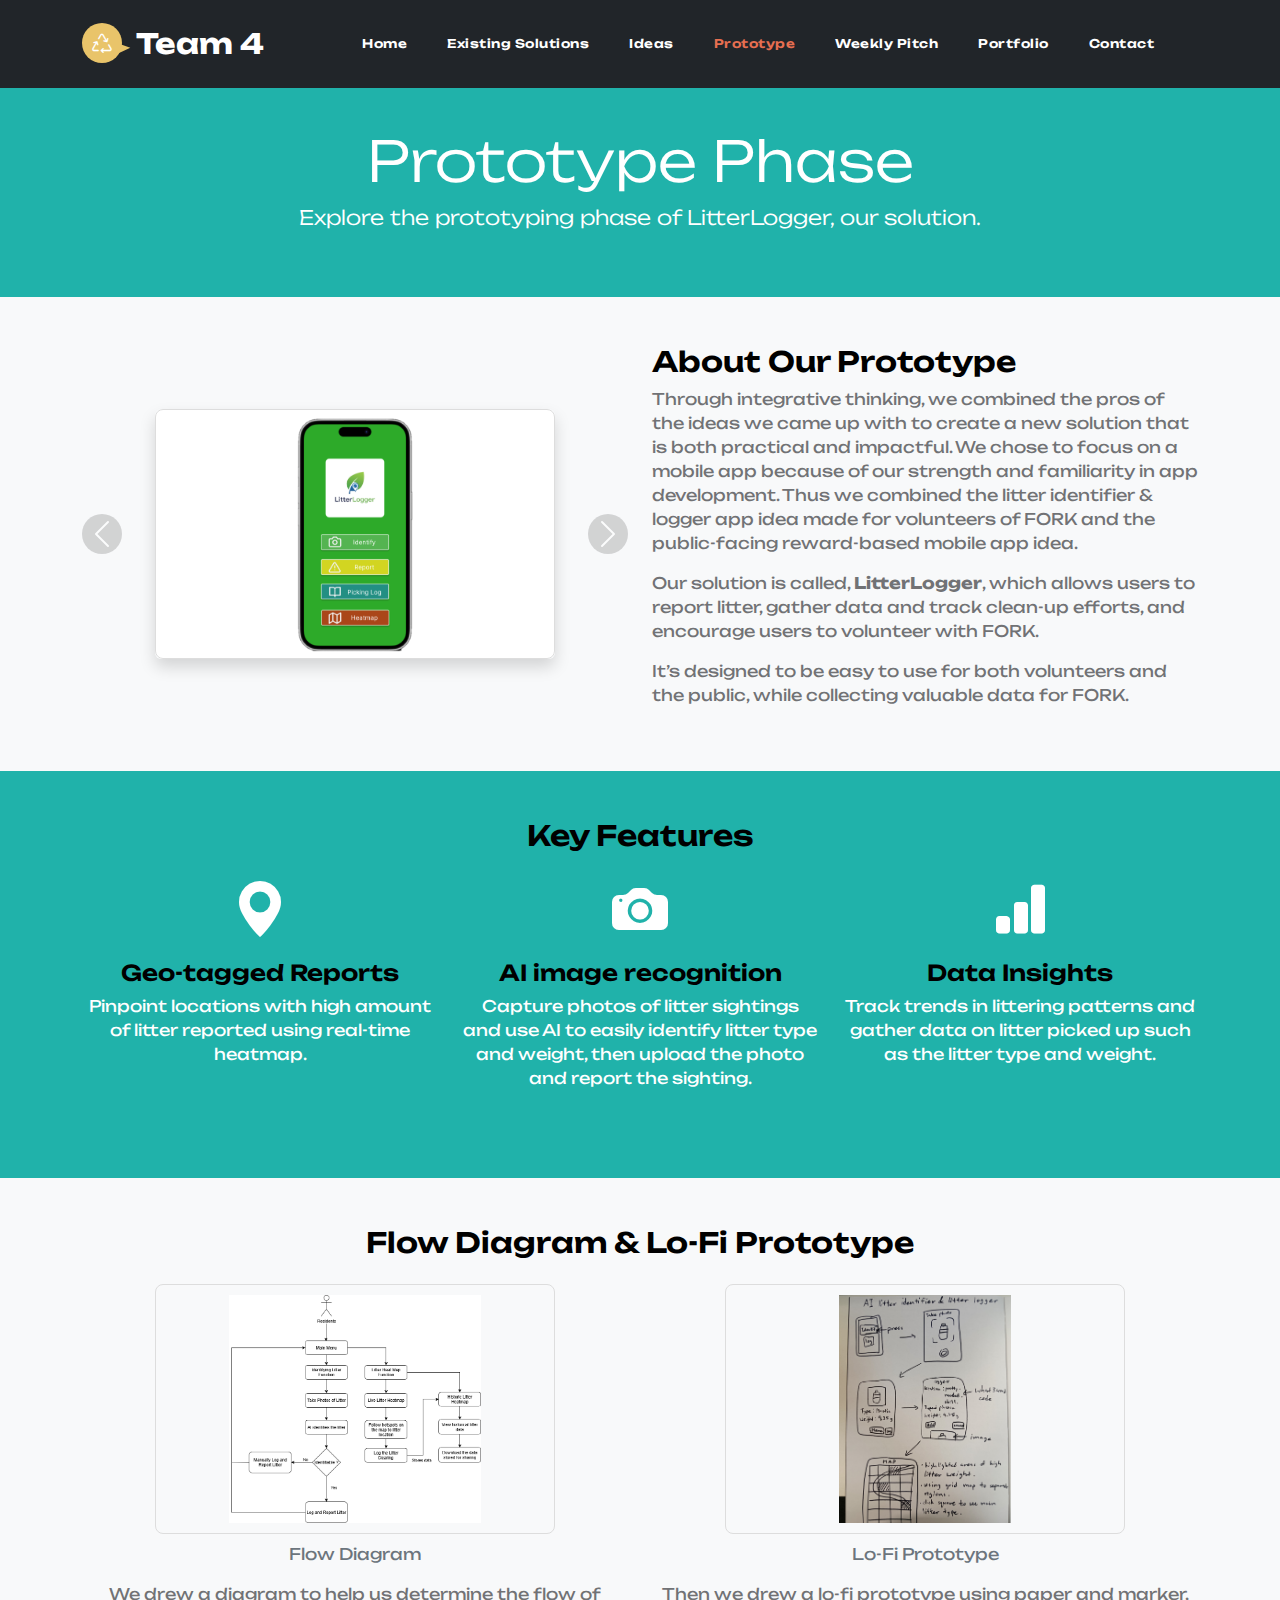
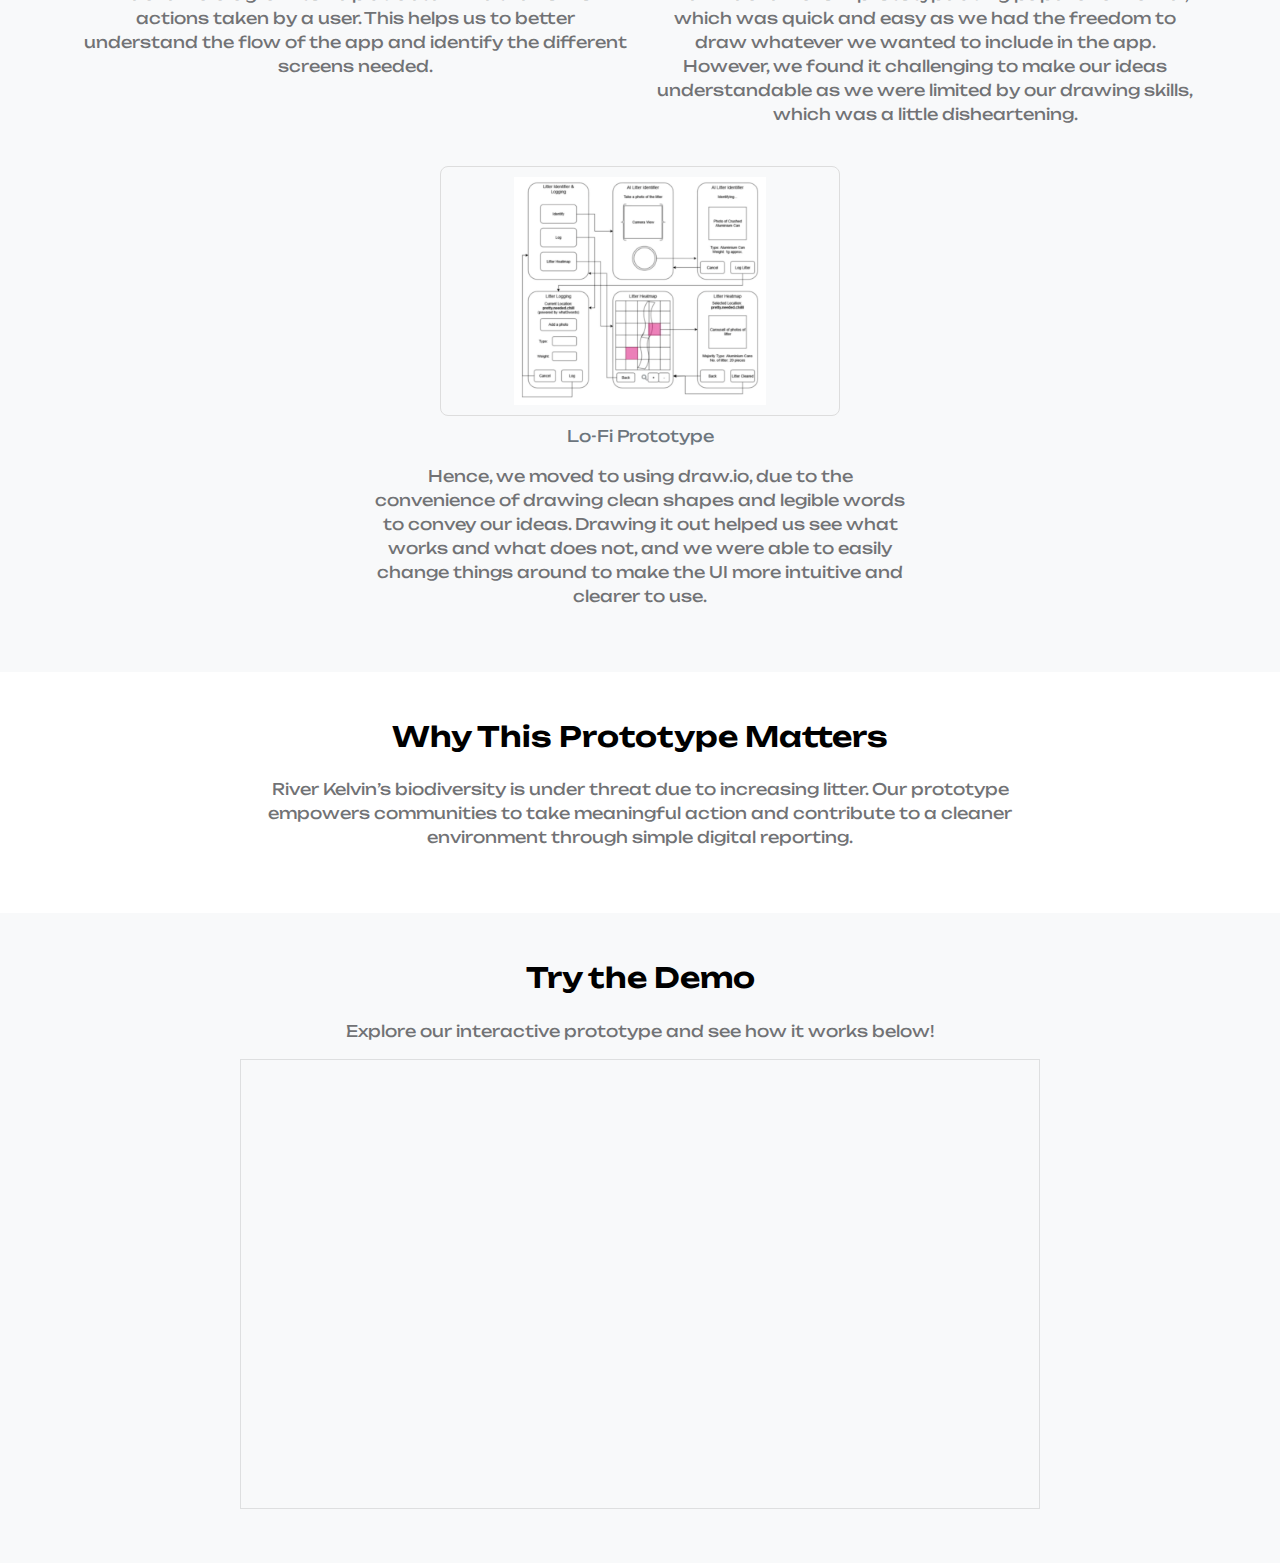
<file: prototype.html>
<!doctype html>
<html lang="en">

<head>
    <meta charset="utf-8">
    <meta name="viewport" content="width=device-width, initial-scale=1">

    <meta name="description" content="">
    <meta name="author" content="">

    <title>FORK Litter Logger - Team 4 Project</title>

    <!-- CSS FILES -->
    <link rel="preconnect" href="https://fonts.googleapis.com">

    <link rel="preconnect" href="https://fonts.gstatic.com" crossorigin>

    <link href="https://fonts.googleapis.com/css2?family=Unbounded:wght@300;400;600;700&display=swap" rel="stylesheet">

    <link href="css/bootstrap.min.css" rel="stylesheet">

    <link href="css/bootstrap-icons.css" rel="stylesheet">

    <link href="css/templatemo-the-fork-landing.css" rel="stylesheet">

</head>

<body>

    <main>

        <nav class="navbar navbar-expand-lg bg-dark">
            <div class="container">
                <a class="navbar-brand" href="index.html">
                    <i class="navbar-brand-icon bi-recycle me-2"></i>
                    <span>Team 4</span>
                </a>

                <button class="navbar-toggler" type="button" data-bs-toggle="collapse" data-bs-target="#navbarNav"
                    aria-controls="navbarNav" aria-expanded="false" aria-label="Toggle navigation">
                    <span class="navbar-toggler-icon"></span>
                </button>

                <div class="collapse navbar-collapse" id="navbarNav">
                    <ul class="navbar-nav ms-lg-auto me-lg-4">
                        <li class="nav-item">
                            <a class="nav-link" href="index.html#section_1">Home</a>
                        </li>

                        <li class="nav-item">
                            <a class="nav-link" href="existing.html">Existing Solutions</a>
                        </li>

                        <li class="nav-item">
                            <a class="nav-link" href="ideas.html">Ideas</a>
                        </li>

                        <li class="nav-item">
                            <a class="nav-link" href="prototype.html">Prototype</a>
                        </li>

                        <li class="nav-item">
                            <a class="nav-link" href="weekly-pitch.html">Weekly Pitch</a>
                        </li>

                        <li class="nav-item">
                            <a class="nav-link" href="portfolio.html">Portfolio</a>
                        </li>

                        <li class="nav-item">
                            <a class="nav-link" href="index.html#section_5">Contact</a>
                        </li>
                    </ul>
                </div>
            </div>
        </nav>

        <!-- Hero Section -->
        <header class="text-white text-center py-5" style="margin-top:80px; background-color: #20B2AA;">
            <div class="container">
                <h1 class="display-4">Prototype Phase</h1>
                <p class="lead" style="color:white;"> 
                    Explore the prototyping phase of LitterLogger, our solution.
                </p>
            </div>
        </header>

        <!-- About the Prototype -->
        <section class="py-5 bg-light">
            <div class="container">
                <div class="row align-items-center">
                    <div class="col-lg-6 mb-4 mb-lg-0">
                        <div id="prototypeCarousel" class="carousel slide" data-bs-ride="carousel">
                            <div class="carousel-inner rounded shadow">
                                <div class="carousel-item active">
                                    <img src="images/homepage-ss.png" class="d-block w-100" alt="Homepage Screenshot">
                                </div>
                                <div class="carousel-item">
                                    <img src="images/heatmap-removebg.png" class="d-block w-100" alt="Workflow Diagram">
                                </div>
                                <div class="carousel-item">
                                    <img src="images/take_photo_prototype.png" class="d-block w-100" alt="Lo-Fi Prototype">
                                </div>
                            </div>
                            <button class="carousel-control-prev" type="button" data-bs-target="#prototypeCarousel"
                                data-bs-slide="prev">
                                <span class="carousel-control-prev-icon" aria-hidden="true"></span>
                                <span class="visually-hidden">Previous</span>
                            </button>
                            <button class="carousel-control-next" type="button" data-bs-target="#prototypeCarousel"
                                data-bs-slide="next">
                                <span class="carousel-control-next-icon" aria-hidden="true"></span>
                                <span class="visually-hidden">Next</span>
                            </button>
                        </div>
                    </div>
                    <div class="col-lg-6">
                        <h3>About Our Prototype</h3>
                        <p>
                            Through integrative thinking, we combined the pros of the ideas we came up with to create
                            a new solution that is both practical and impactful. We chose to focus on a mobile app
                            because of our strength and familiarity in app development. Thus we combined the 
                            litter identifier & logger app idea made for volunteers of FORK and the public-facing reward-based mobile app idea.
                        </p>
                        <p>Our solution is called, <strong>LitterLogger</strong>, which allows users to report
                            litter, gather data and track clean-up efforts, and encourage users to volunteer with FORK.
                        </p>
                        <p>It’s designed to be easy to use for both volunteers and the public, while collecting valuable
                            data for FORK.</p>
                    </div>
                </div>
            </div>
        </section>

        <!-- Key Features -->
        <section class="py-5 text-white" style="background-color: #20B2AA;">
            <div class="container">
                <h3 class="text-center mb-4">Key Features</h3>
                <div class="row text-center">
                    <div class="col-md-4 mb-4">
                        <i class="bi bi-geo-alt-fill display-4"></i>
                        <h5 class="mt-3">Geo-tagged Reports</h5>
                        <p style="color:white;">Pinpoint locations with high amount of litter reported using real-time heatmap.</p>
                    </div>
                    <div class="col-md-4 mb-4">
                        <i class="bi bi-camera-fill display-4"></i>
                        <h5 class="mt-3">AI image recognition</h5>
                        <p style="color:white;">Capture photos of litter sightings and use AI to easily identify litter type and weight, 
                            then upload the photo and report the sighting.</p>
                    </div>
                    <div class="col-md-4 mb-4">
                        <i class="bi bi-bar-chart-fill display-4"></i>
                        <h5 class="mt-3">Data Insights</h5>
                        <p style="color:white;">Track trends in littering patterns and gather data on litter picked up
                            such as the litter type and weight.</p>
                    </div>
                </div>
            </div>
        </section>

        <!-- Flow Diagram & Lo-Fi Prototype Side by Side with independent click-to-enlarge -->
        <section id="flow-diagram">
            <section class="py-5 bg-light">
                <div class="container">
                    <h3 class="text-center mb-4">Flow Diagram & Lo-Fi Prototype</h3>
                    <div class="row justify-content-center g-4">

            <div class="col-lg-6 col-md-6 text-center">
                <img
                src="images/workflow-diagram.png"
                alt="Flow Diagram"
                class="thumbnail-image"
                onclick="toggleEnlarge(this)"
                >
                <p class="text-muted mt-2">Flow Diagram</p>
                <p>
                    We drew a diagram to help us determine the flow of actions taken by a user. 
                    This helps us to better understand the flow of the app and identify the different screens needed. 
                </p>
            </div>

            <div class="col-lg-6 col-md-6 text-center">
                <img
                src="images/prototype-drawing.jpg"
                alt="Lo-Fi Prototype 1"
                class="thumbnail-image"
                onclick="toggleEnlarge(this)"
                >
                <p class="text-muted mt-2">Lo-Fi Prototype</p>
                <p>
                    Then we drew a lo-fi prototype using paper and marker, which was quick and easy as we had the 
                    freedom to draw whatever we wanted to include in the app. However, we found it challenging to 
                    make our ideas understandable as we were limited by our drawing skills, which was a little disheartening. 
                </p>
            </div>

            <div class="col-lg-6 col-md-6 text-center">
                <img
                src="images/lofi-prototype.png"
                alt="Lo-Fi Prototype 2"
                class="thumbnail-image"
                onclick="toggleEnlarge(this)"
                >
                <p class="text-muted mt-2">Lo-Fi Prototype</p>
                <p>
                    Hence, we moved to using draw.io, due to the convenience of drawing clean shapes and legible 
                    words to convey our ideas. Drawing it out helped us see what works and what does not, 
                    and we were able to easily change things around to make the UI more intuitive and clearer to use. 
                </p>
            </div>

                    </div>
                </div>
            </section>
        </section>

        <!-- Why It Matters -->
        <section class="py-5">
            <div class="container">
                <h3 class="text-center mb-4">Why This Prototype Matters</h3>
                <p class="text-center col-lg-8 mx-auto">River Kelvin’s biodiversity is under threat due to increasing
                    litter. Our prototype empowers communities to take meaningful action and contribute to a cleaner
                    environment through simple digital reporting.</p>
            </div>
        </section>

        <!-- Try the Demo -->
        <section class="py-5 bg-light text-center">
            <div class="container">
                <h3 class="mb-4">Try the Demo</h3>
                <p>Explore our interactive prototype and see how it works below!</p>
                <!-- <a href="demo.html" class="btn btn-success btn-lg">Open Prototype</a> -->
                <iframe style="border: 1px solid rgba(0, 0, 0, 0.1);" width="800" height="450"
                    src="https://embed.figma.com/proto/bUX1ZoFILOAguhV56KZP0a/OIP?node-id=232-37&p=f&scaling=scale-down&content-scaling=fixed&page-id=0%3A1&starting-point-node-id=232%3A37&embed-host=share"
                    allowfullscreen>
                </iframe>
            </div>
        </section>
    </main>

    <style>
        #prototypeCarousel .carousel-inner {
            max-width: 400px;
            /* Limits the size of the entire carousel */
            margin: 0 auto;
            /* Center the carousel horizontally */
        }

        #prototypeCarousel .carousel-item img {
            max-height: 250px;
            width: 100%;
            object-fit: contain;
            border-radius: 8px;
            border: 1px solid #ddd;
            padding: 6px;
            background-color: #fff;
        }

        #prototypeCarousel .carousel-control-prev,
        #prototypeCarousel .carousel-control-next {
            background-color: rgba(0, 0, 0, 0.3);
            /* circular dark background */
            border-radius: 50%;
            width: 40px;
            height: 40px;
            top: 50%;
            transform: translateY(-50%);
            display: flex;
            align-items: center;
            justify-content: center;
        }

        .thumbnail-image {
            width: 100%;
            max-width: 400px;
            height: 250px;
            object-fit: contain;
            border: 1px solid #ddd;
            border-radius: 8px;
            padding: 10px;
            cursor: pointer;
            transition: all 0.3s ease;
        }

        .thumbnail-image.enlarged {
            position: relative;
            z-index: 10;
            max-width: 90vw;
            height: auto;
            box-shadow: 0 8px 16px rgba(0, 0, 0, 0.3);
            border-color: #007bff;
        }
    </style>

    <script>
        function toggleEnlarge(img) {
            // Just toggle enlarged class on the clicked image, no interference with others
            img.classList.toggle('enlarged');
        }
    </script>

    <!-- JAVASCRIPT FILES -->
    <script src="https://cdn.jsdelivr.net/npm/bootstrap@5.3.3/dist/js/bootstrap.bundle.min.js"></script>
    <script src="js/jquery.min.js"></script>
    <script src="js/bootstrap.bundle.min.js"></script>
    <script src="js/jquery.sticky.js"></script>
    <script src="js/click-scroll.js"></script>
    <script src="js/click-route.js"></script>
    <script src="js/custom.js"></script>

</body>

</html>
</file>
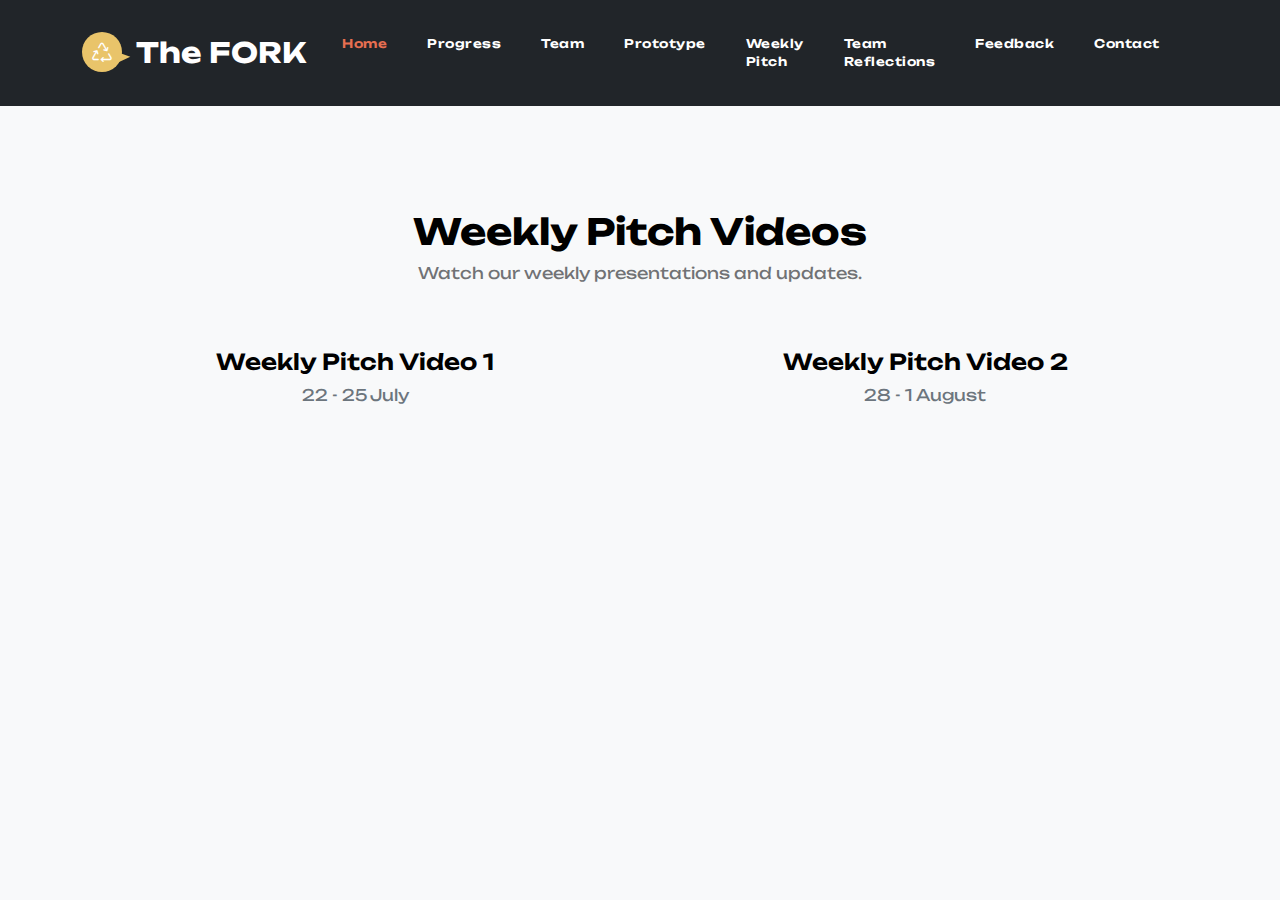
<file: weekly-pitch.html>
<!doctype html>
<html lang="en">

<head>
    <meta charset="utf-8">
    <meta name="viewport" content="width=device-width, initial-scale=1">

    <meta name="description" content="">
    <meta name="author" content="">

    <title>The Fork</title>

    <!-- CSS FILES -->
    <link rel="preconnect" href="https://fonts.googleapis.com">

    <link rel="preconnect" href="https://fonts.gstatic.com" crossorigin>

    <link href="https://fonts.googleapis.com/css2?family=Unbounded:wght@300;400;600;700&display=swap" rel="stylesheet">

    <link href="css/bootstrap.min.css" rel="stylesheet">

    <link href="css/bootstrap-icons.css" rel="stylesheet">

    <link href="css/templatemo-the-fork-landing.css" rel="stylesheet">

</head>

<body>

    <main>
        <nav class="navbar navbar-expand-lg bg-dark">
            <div class="container">
                <a class="navbar-brand" href="index.html">
                    <i class="navbar-brand-icon bi-recycle me-2"></i>
                    <span>The FORK</span>
                </a>

                <button class="navbar-toggler" type="button" data-bs-toggle="collapse" data-bs-target="#navbarNav"
                    aria-controls="navbarNav" aria-expanded="false" aria-label="Toggle navigation">
                    <span class="navbar-toggler-icon"></span>
                </button>

                <div class="collapse navbar-collapse" id="navbarNav">
                    <ul class="navbar-nav ms-lg-auto me-lg-4">
                        <li class="nav-item">
                            <a class="nav-link click-scroll" href="index.html#section_1">Home</a>
                        </li>

                        <li class="nav-item">
                            <a class="nav-link click-scroll" href="index.html#section_2">Progress</a>
                        </li>

                        <li class="nav-item">
                            <a class="nav-link click-scroll" href="index.html#section_3">Team</a>
                        </li>

                        <li class="nav-item">
                            <a class="nav-link" href="prototype.html">Prototype</a>
                        </li>

                        <li class="nav-item">
                            <a class="nav-link" href="weekly-pitch.html">Weekly Pitch</a>
                        </li>

                        <li class="nav-item">
                            <a class="nav-link" href="team-reflection.html">Team Reflections</a>
                        </li>

                        <li class="nav-item">
                            <a class="nav-link click-scroll" href="index.html#section_4">Feedback</a>
                        </li>

                        <li class="nav-item">
                            <a class="nav-link click-scroll" href="index.html#section_5">Contact</a>
                    </ul>
                </div>
            </div>
        </nav>

        <section class="d-flex justify-content-center align-items-center min-vh-100 section-padding bg-light">
            <div class="container">
                <div class="row text-center mb-5">
                    <div class="col-lg-12" style="margin-top: 40px;">
                        <h2>Weekly Pitch Videos</h2>
                        <p>Watch our weekly presentations and updates.</p>
                    </div>
                </div>

                <div class="row g-4 justify-content-center">
                    <!-- Video 1 -->
                    <div class="col-lg-6 col-md-8 col-12">
                        <div class="caption text-center mb-3">
                            <h5>Weekly Pitch Video 1</h5>
                            <p class="text-muted">22 - 25 July</p>
                        </div>
                        <div class="ratio ratio-16x9">
                            <iframe width="560" height="315"
                                src="https://www.youtube.com/embed/WWA_dKxPiX4?si=qt3mVrwBFz3UItay"
                                title="YouTube video player" frameborder="0"
                                allow="accelerometer; autoplay; clipboard-write; encrypted-media; gyroscope; picture-in-picture; web-share"
                                referrerpolicy="strict-origin-when-cross-origin" allowfullscreen></iframe>
                        </div>
                    </div>

                    <!-- Video 2 -->
                    <div class="col-lg-6 col-md-8 col-12">
                        <div class="caption text-center mb-3">
                            <h5>Weekly Pitch Video 2</h5>
                            <p class="text-muted">28 - 1 August</p>
                        </div>
                        <div class="ratio ratio-16x9">
                            <iframe width="560" height="315" src="https://www.youtube.com/embed/VIDEO_ID_2"
                                title="YouTube video player" frameborder="0"
                                allow="accelerometer; autoplay; clipboard-write; encrypted-media; gyroscope; picture-in-picture; web-share"
                                allowfullscreen>
                            </iframe>
                        </div>
                    </div>
        </section>

        <!-- JAVASCRIPT FILES -->
        <script src="js/jquery.min.js"></script>
        <script src="js/bootstrap.bundle.min.js"></script>
        <script src="js/jquery.sticky.js"></script>
        <script src="js/click-scroll.js"></script>
        <script src="js/custom.js"></script>

</body>

</html>
</file>
<file: css/templatemo-the-fork-landing.css>
/*

TemplateMo 588 ebook landing

https://templatemo.com/tm-588-ebook-landing

*/

/*---------------------------------------
  CUSTOM PROPERTIES ( VARIABLES )             
-----------------------------------------*/
:root {
  --white-color:                  #ffffff;
  --primary-color:                #E76F51;
  --secondary-color:              #E9C46A;
  --section-bg-color:             #f0f8ff;
  --custom-btn-bg-color:          #F4A261;
  --custom-btn-bg-hover-color:    #E76F51;
  --dark-color:                   #000000;
  --p-color:                      #717275;
  --link-hover-color:             #E76F51;

  --body-font-family:             'Unbounded', sans-serif;

  --h1-font-size:                 42px;
  --h2-font-size:                 36px;
  --h3-font-size:                 28px;
  --h4-font-size:                 24px;
  --h5-font-size:                 22px;
  --h6-font-size:                 20px;
  --p-font-size:                  16px;
  --menu-font-size:               12px;
  --btn-font-size:                14px;
  --copyright-font-size:          14px;

  --border-radius-large:          100px;
  --border-radius-medium:         20px;
  --border-radius-small:          10px;

  --font-weight-light:            300;
  --font-weight-normal:           400;
  --font-weight-semibold:         600;
  --font-weight-bold:             700;
}

body {
  background-color: var(--white-color);
  font-family: var(--body-font-family); 
}


/*---------------------------------------
  TYPOGRAPHY               
-----------------------------------------*/

h2,
h3,
h4,
h5,
h6 {
  color: var(--dark-color);
}

h1,
h2,
h3,
h4,
h5,
h6 {
  font-weight: var(--font-weight-semibold);
}

h1 {
  font-size: var(--h1-font-size);
  font-weight: var(--font-weight-bold);
}

h2 {
  font-size: var(--h2-font-size);
  font-weight: var(--font-weight-bold);
}

h3 {
  font-size: var(--h3-font-size);
}

h4 {
  font-size: var(--h4-font-size);
}

h5 {
  font-size: var(--h5-font-size);
}

h6 {
  color: var(--secondary-color);
  font-size: var(--h6-font-size);
}

p {
  color: var(--p-color);
  font-size: var(--p-font-size);
  font-weight: var(--font-weight-normal);
}

ul li {
  color: var(--p-color);
  font-size: var(--p-font-size);
  font-weight: var(--font-weight-normal);
}

a, 
button {
  touch-action: manipulation;
  transition: all 0.3s;
}

a {
  display: inline-block;
  color: var(--primary-color);
  text-decoration: none;
}

a:hover {
  color: var(--link-hover-color);
}

b,
strong {
  font-weight: var(--font-weight-bold);
}


/*---------------------------------------
  SECTION               
-----------------------------------------*/
.section-padding {
  padding-top: 100px;
  padding-bottom: 100px;
}

::selection {
  background-color: var(--secondary-color);
  color: var(--white-color);
}


/*---------------------------------------
  AVATAR IMAGE               
-----------------------------------------*/
.avatar-image {
  border: 4px solid var(--white-color);
  border-radius: 100px;
  width: 60px;
  height: 60px;
  object-fit: cover;
}

.avatar-image-left {
  position: relative;
  left: -10px;
}

.avatar-image-left + .avatar-image-left {
  left: -20px;
}

.avatar-image-left + .avatar-image-left + .avatar-image-left {
  left: -30px;
}

.avatar-image-left + .avatar-image-left + .avatar-image-left + .avatar-image-left {
  left: -40px;
}

.avatar-group,
.reviews-group {
  position: relative;
  z-index: 22;
}

.reviews-group {
  display: inline-block;
  vertical-align: top;
}

.reviews-group strong {
  font-size: var(--h3-font-size);
  margin-right: 10px;
}


/*---------------------------------------
  CUSTOM LINK              
-----------------------------------------*/
.link {
  cursor: pointer;
  position: relative;
  white-space: nowrap;
  color: var(--white-color);
}

.link::before,
.link::after {
  position: absolute;
  width: 100%;
  height: 1px;
  background: currentColor;
  top: 100%;
  left: 0;
  pointer-events: none;
}

.link::before {
  content: '';
}

.link--kale::before {
  height: 10px;
  top: 100%;
  opacity: 0;
}

.link--kale:hover::before {
  opacity: 1;
  animation: lineUp 0.3s ease forwards;
}

@keyframes lineUp {
    0% {
      transform-origin: 50% 100%;
      transform: scale3d(1, 0.045, 1);
    }

    50% {
      transform-origin: 50% 100%;
      transform: scale3d(1, 1, 1);
    }

    51% {
      transform-origin: 50% 0%;
      transform: scale3d(1, 1, 1);
    }

    100% {
      transform-origin: 50% 0%;
      transform: scale3d(1, 0.045, 1);
    }
}

.link--kale::after {
    content: '';
    transition: opacity 0.3s;
    opacity: 0;
    transition-delay: 0s;
}

.link--kale:hover::after {
    opacity: 1;
    transition-delay: 0.3s;
}


/*---------------------------------------
  CUSTOM BUTTON               
-----------------------------------------*/
.custom-btn {
  background: var(--custom-btn-bg-color);
  border: 2px solid transparent;
  border-radius: var(--border-radius-large);
  color: var(--white-color);
  font-size: var(--btn-font-size);
  font-weight: var(--font-weight-semibold);
  line-height: normal;
  transition: all 0.3s;
  padding: 10px 20px;
}

.custom-btn:hover {
  background: var(--custom-btn-bg-hover-color);
  color: var(--white-color);
}

.custom-border-btn {
  background: transparent;
  border: 2px solid var(--custom-btn-bg-color);
  color: var(--custom-btn-bg-color);
}

.custom-border-btn:hover {
  background: var(--custom-btn-bg-color);
  border-color: transparent;
  color: var(--white-color);
}

.custom-btn-bg-white {
  border-color: var(--white-color);
  color: var(--white-color);
}

.btn-naira {
  padding: 0;
  position: relative;
  z-index: 1;
  overflow: hidden;
  -webkit-backface-visibility: hidden;
  -webkit-transition: background-color 0.3s;
  transition: background-color 0.3s;
}

.btn-naira::before {
  content: '';
  position: absolute;
  left: -50%;
  width: 200%;
  height: 200%;
  background: var(--primary-color);
  top: -50%;
  z-index: -1;
  -webkit-transform: translate3d(0, -100%, 0) rotate3d(0, 0, 1, -10deg);
  transform: translate3d(0, -100%, 0) rotate3d(0, 0, 1, -10deg);
}

.btn-naira.btn-inverted::before {
  background: var(--primary-color);
}

.btn-naira > span {
  display: block;
  vertical-align: middle;
}

.btn-naira .btn-icon {
  position: absolute;
  top: 0;
  width: 100%;
  left: 0;
  color: var(--white-color);
  -webkit-transform: translate3d(0, -100%, 0);
  transform: translate3d(0, -100%, 0);
}

.btn-naira > span,
.btn-naira .btn-icon {
  padding: 10px 20px;
  -webkit-transition: -webkit-transform 0.3s;
  transition: transform 0.3s;
  -webkit-transition-timing-function: cubic-bezier(0.75, 0, 0.125, 1);
  transition-timing-function: cubic-bezier(0.75, 0, 0.125, 1);
}

.btn-naira:hover::before {
  -webkit-animation: anim-naira-1 0.3s forwards ease-in;
  animation: anim-naira-1 0.3s forwards ease-in;
}

@-webkit-keyframes anim-naira-1 {
  50% {
    -webkit-transform: translate3d(0, -50%, 0) rotate3d(0, 0, 1, -10deg);
    transform: translate3d(0, -50%, 0) rotate3d(0, 0, 1, -10deg);
    -webkit-animation-timing-function: ease-out;
    animation-timing-function: ease-out;
  }
  100% {
    -webkit-transform: translate3d(0, 0%, 0) rotate3d(0, 0, 1, 0deg);
    transform: translate3d(0, 0%, 0) rotate3d(0, 0, 1, 0deg);
  }
}

@keyframes anim-naira-1 {
  50% {
    -webkit-transform: translate3d(0, -50%, 0) rotate3d(0, 0, 1, -10deg);
    transform: translate3d(0, -50%, 0) rotate3d(0, 0, 1, -10deg);
    -webkit-animation-timing-function: ease-out;
    animation-timing-function: ease-out;
  }
  100% {
    -webkit-transform: translate3d(0, 0%, 0) rotate3d(0, 0, 1, 0deg);
    transform: translate3d(0, 0%, 0) rotate3d(0, 0, 1, 0deg);
  }
}

.btn-naira:hover {
  background-color: var(--primary-color);
  -webkit-transition: background-color 0s 0.3s;
  transition: background-color 0s 0.3s;
}

.btn-naira.btn-inverted:hover {
  background-color: var(--primary-color);
}

.btn-naira:hover .btn-icon {
  -webkit-transform: translate3d(0, 0, 0);
  transform: translate3d(0, 0, 0);
}

.btn-naira:hover > span {
  opacity: 0;
  -webkit-transform: translate3d(0, 100%, 0);
  transform: translate3d(0, 100%, 0);
}


/*---------------------------------------
  NAVIGATION              
-----------------------------------------*/
.sticky-wrapper {
  position: absolute;
  top: 0;
  right: 0;
  left: 0;
}

.sticky-wrapper.is-sticky .navbar {
  background-color: rgba(0, 0, 0, 0.85);
}

.navbar {
  background: transparent;
  z-index: 99;
  padding-top: 15px;
  padding-bottom: 15px;
}

.navbar-brand,
.navbar-brand:hover {
  font-size: var(--h3-font-size);
  font-weight: var(--font-weight-bold);
  display: block;
  color: var(--white-color);
}

.navbar-brand-icon {
  background: var(--secondary-color);
  border-radius: var(--border-radius-large);
  display: inline-block;
  vertical-align: top;
  color: var(--white-color);
  font-size: var(--h6-font-size);
  width: 40px;
  height: 40px;
  line-height: 40px;
  text-align: center;
  position: relative;
}

.navbar-brand-icon::after {
  content: "";
  position: absolute;
  z-index: -1;
  top: 10px;
  right: -5px;
  width: 0;
  height: 0;
  border-style: solid;
  border-width: 0 0 20px 20px;
  border-color: transparent transparent var(--secondary-color) transparent;
  pointer-events: none;
  transform: rotate(65deg);
}

.navbar-expand-lg .navbar-nav .nav-link {
  border-radius: var(--border-radius-large);
  margin: 10px;
  padding: 10px;
}

.navbar-nav .nav-link {
  display: inline-block;
  color: var(--white-color);
  font-size: var(--menu-font-size);
  font-weight: var(--font-weight-semibold);
  letter-spacing: 0.5px;
  position: relative;
  padding-top: 15px;
  padding-bottom: 15px;
}

.navbar-nav .nav-link.active, 
.navbar-nav .nav-link:hover {
  color: var(--primary-color);
}

.navbar-toggler {
  border: 0;
  padding: 0;
  cursor: pointer;
  margin: 0;
  width: 30px;
  height: 35px;
  outline: none;
}

.navbar-toggler:focus {
  outline: none;
  box-shadow: none;
}

.navbar-toggler[aria-expanded="true"] .navbar-toggler-icon {
  background: transparent;
}

.navbar-toggler[aria-expanded="true"] .navbar-toggler-icon:before,
.navbar-toggler[aria-expanded="true"] .navbar-toggler-icon:after {
  transition: top 300ms 50ms ease, -webkit-transform 300ms 350ms ease;
  transition: top 300ms 50ms ease, transform 300ms 350ms ease;
  transition: top 300ms 50ms ease, transform 300ms 350ms ease, -webkit-transform 300ms 350ms ease;
  top: 0;
}

.navbar-toggler[aria-expanded="true"] .navbar-toggler-icon:before {
  transform: rotate(45deg);
}

.navbar-toggler[aria-expanded="true"] .navbar-toggler-icon:after {
  transform: rotate(-45deg);
}

.navbar-toggler .navbar-toggler-icon {
  background: var(--white-color);
  transition: background 10ms 300ms ease;
  display: block;
  width: 30px;
  height: 2px;
  position: relative;
}

.navbar-toggler .navbar-toggler-icon:before,
.navbar-toggler .navbar-toggler-icon:after {
  transition: top 300ms 350ms ease, -webkit-transform 300ms 50ms ease;
  transition: top 300ms 350ms ease, transform 300ms 50ms ease;
  transition: top 300ms 350ms ease, transform 300ms 50ms ease, -webkit-transform 300ms 50ms ease;
  position: absolute;
  right: 0;
  left: 0;
  background: var(--white-color);
  width: 30px;
  height: 2px;
  content: '';
}

.navbar-toggler .navbar-toggler-icon::before {
  top: -8px;
}

.navbar-toggler .navbar-toggler-icon::after {
  top: 8px;
}


/*---------------------------------------
  HERO        
-----------------------------------------*/
.hero-section {
  background-image: url('../images/kelvin-walkway.jpg');
  background-repeat: no-repeat;
  background-size: cover;
  background-position: center;
  position: relative;
  padding-top: 50px;
}

.hero-section::after {
  content: "";
  position: absolute;
  top: 0;
  right: 0;
  bottom: 0;
  left: 0;
  pointer-events: none;
  background-color: rgba(0, 0, 0, 0.45);
}

.hero-section .row {
  position: relative;
  z-index: 22;
  top: 100px;
}

.hero-image {
  position: relative;
  z-index: 2;
  bottom: 100px;
  display: block;
  margin: auto;
}

@media screen and (min-width: 991px) {
  .hero-section {
    height: calc(90vh - 88px);
    padding-top: 350px;
  }
}


/*---------------------------------------
  FEATURED              
-----------------------------------------*/
.featured-section {
  background-color: var(--custom-btn-bg-color);
  position: relative;
  padding-top: 50px;
  padding-bottom: 50px;
}

.featured-section::after {
  content: "";
  position: absolute;
  bottom: 0;
  right: 0;
  width: 0;
  height: 0;
  border-style: solid;
  border-width: 0 0 450px 450px;
  border-color: transparent transparent var(--white-color) transparent;
  pointer-events: none;
}


/*---------------------------------------
  CUSTOM BLOCK              
-----------------------------------------*/
.custom-block {
  background-image: url('../images/businessman-sitting-by-table-cafe.jpg');
  background-repeat: no-repeat;
  background-size: cover;
  background-position: center;
  border-radius: var(--border-radius-medium);
  position: relative;
  overflow: hidden;
}

.custom-block::after {
  content: "";
  position: absolute;
  top: 0;
  right: 0;
  bottom: 0;
  left: 0;
  pointer-events: none;
  background-color: rgba(0, 0, 0, 0.45);
}

.custom-block .avatar-image {
  min-width: 60px;
  margin: auto;
  left: 0;
}

.custom-block .bi-star {
  color: var(--white-color);
}

.custom-block .bi-star-fill {
  color: var(--secondary-color);
}

.custom-block-image-wrap {
  background-color: rgba(231, 111, 81, 0.85);
  border-radius: 0 0 var(--border-radius-medium) var(--border-radius-medium);
  position: relative;
  z-index: 2;
  overflow: hidden;
  margin: auto;
  padding: 25px 45px;
}

.custom-block-info {
  position: relative;
  z-index: 2;
  padding: 30px;
}

.custom-block-info strong,
.custom-block-info p {
  color: var(--white-color);
}

.custom-block-info p {
  color: rgba(255, 255, 255, 0.9);
  line-height: 1.8;
}


/*---------------------------------------
  THE BOOK SECTION            
-----------------------------------------*/
.book-section-info {
  padding-top: 40px;
  padding-right: 40px;
  padding-left: 40px;
}

.nav-pills {
  border: 2px solid var(--primary-color);
  border-radius: var(--border-radius-medium);
  position: sticky;
  top: 120px;
  padding: 30px;
}

.nav-pills .nav-link {
  background: var(--section-bg-color);
  color: var(--p-color);
  border-radius: var(--border-radius-large);
  margin-top: 5px;
  margin-bottom: 10px;
  padding: 15px 30px;
}

.nav-pills .nav-link:hover,
.nav-pills .nav-link.active, 
.nav-pills .show>.nav-link {
  background: var(--primary-color);
  color: var(--white-color);
}

.scrollspy-example-2 {
  padding-right: 30px;
  padding-left: 30px;
}

.scrollspy-example-item {
  border-bottom: 5px dotted var(--p-color);
  min-height: 500px;
  padding-top: 20px;
  padding-bottom: 50px;
}

.scrollspy-example-item:last-child {
  border-bottom: 0;
}

.scrollspy-example-item-image {
  border-radius: var(--border-radius-medium);
}

.scrollspy-example-item h5 {
  padding-top: 30px;
  padding-bottom: 20px;
}

.blockquote {
  background: var(--section-bg-color);
  border-radius: var(--border-radius-small);
  font-size: var(--h5-font-size);
  font-weight: var(--font-weight-semibold);
  color: var(--site-footer-bg-color);
  margin-top: 30px;
  margin-bottom: 30px;
  padding: 80px 40px 40px 40px;
  text-align: center;
}

.blockquote::before {
  content: "“";
  color: var(--custom-btn-bg-color);
  font-size: 100px;
  line-height: 1rem;
  display: block;
}


/*---------------------------------------
  AUTHOR SECTION            
-----------------------------------------*/
.author-section {
  background-image: url('../images/circle-scatter-haikei.png');
  background-repeat: no-repeat;
  background-size: contain;
  background-position: left bottom;
  position: relative;
  margin-top: 50px;
}

.author-image {
  border: 10px solid var(--secondary-color);
  border-radius: 100%;
  display: block;
  margin: auto;
  width: 350px;
  height: 350px;
  object-fit: cover;
}


/*---------------------------------------
  DIVIDER SECTION               
-----------------------------------------*/
.divider-section {
  background-image: url('../images/wave-haikei.png');
  background-repeat: no-repeat;
  background-size: cover;
  background-position: center;
}


/*---------------------------------------
  CONTACT               
-----------------------------------------*/
.contact-section {
  background: var(--custom-btn-bg-color);
  position: relative;
  overflow: hidden;
}

.contact-section::before {
  content: "";
  position: absolute;
  top: 0;
  left: 0;
  width: 0;
  height: 0;
  border-style: solid;
  border-width: 450px 450px 0 0;
  border-color: var(--white-color) transparent transparent;
  pointer-events: none;
}

.contact-section .container {
  position: relative;
}

.contact-section p {
  color: var(--white-color);
  font-size: var(--h6-font-size);
}

.contact-link {
  color: var(--white-color);
}

.contact-section .copyright-text {
  font-size: var(--copyright-font-size);
}


/*---------------------------------------
  EBOOK DOWNLOAD FORM               
-----------------------------------------*/
.ebook-download-form {
  border-radius: var(--border-radius-medium);
  position: relative;
  z-index: 2;
  padding: 50px;
}


/*---------------------------------------
  CUSTOM FORM               
-----------------------------------------*/
.custom-form .form-control {
  border-radius: var(--border-radius-large);
  box-shadow: none;
  color: var(--p-color);
  padding-top: 13px;
  padding-bottom: 13px;
  padding-right: 40px;
  padding-left: 20px;
  outline: none;
}

.custom-form .form-control:focus,
.custom-form .form-control:hover {
  border-color: var(--primary-color);
}

.custom-form .form-control:focus + .input-group-text .custom-form-icon,
.custom-form .form-control:hover + .input-group-text .custom-form-icon {
  opacity: 1;
}

.custom-form .input-group-text {
  background: transparent;
  border: 0;
  border-radius: 0;
  position: absolute;
  top: 0;
  right: 0;
  bottom: 0;
  margin: 10px;
}

.custom-form-icon {
  position: relative;
  z-index: 22;
  opacity: 0;
  transition: opacity 0.3s ease;
}

.input-group:not(.has-validation)>.dropdown-toggle:nth-last-child(n+3), .input-group:not(.has-validation)>.form-floating:not(:last-child)>.form-control, .input-group:not(.has-validation)>.form-floating:not(:last-child)>.form-select, .input-group:not(.has-validation)>:not(:last-child):not(.dropdown-toggle):not(.dropdown-menu):not(.form-floating) {
  border-radius: var(--border-radius-large);
}

.custom-form button[type="submit"] {
  background: var(--custom-btn-bg-color);
  border: none;
  border-radius: var(--border-radius-large);
  color: var(--white-color);
  font-size: var(--p-font-size);
  font-weight: var(--font-weight-semibold);
  transition: all 0.3s;
  margin-bottom: 0;
}

.custom-form button[type="submit"]:hover,
.custom-form button[type="submit"]:focus {
  background: var(--custom-btn-bg-hover-color);
  border-color: transparent;
}


/*---------------------------------------
  SOCIAL ICON               
-----------------------------------------*/
.social-icon {
  margin: 0;
  padding: 0;
}

.social-icon-item {
  list-style: none;
  display: inline-block;
  vertical-align: top;
}

.social-icon-link {
  background: var(--secondary-color);
  border-radius: var(--border-radius-large);
  color: var(--white-color);
  font-size: var(--copyright-font-size);
  display: block;
  margin-right: 10px;
  text-align: center;
  width: 35px;
  height: 35px;
  line-height: 36px;
  transition: background 0.2s, color 0.2s;
}

.social-icon-link:hover {
  background: var(--primary-color);
  color: var(--white-color);
}


/*---------------------------------------
  RESPONSIVE STYLES               
-----------------------------------------*/
@media screen and (max-width: 991px) {
  h1 {
    font-size: 48px;
  }

  h2 {
    font-size: 36px;
  }

  h3 {
    font-size: 32px;
  }

  h4 {
    font-size: 28px;
  }

  h5 {
    font-size: 20px;
  }

  h6 {
    font-size: 18px;
  }

  .section-padding {
    padding-top: 50px;
    padding-bottom: 50px;
  }
  
  .navbar {
    background-color: rgba(0, 0, 0, 0.65);
  }

  .navbar-expand-lg .navbar-nav {
    padding-bottom: 20px;
  }

  .navbar-expand-lg .navbar-nav .nav-link {
    padding: 0;
  }

  .scrollspy-example-2 .scrollspy-example-item:first-child {
    padding-top: 0;
  }

  .scrollspy-example-item h5 {
    padding-bottom: 5px;
  }

  .book-section-info {
    padding-top: 20px;
    padding-right: 20px;
    padding-left: 20px;
  }

  .ebook-download-form {
    padding: 30px;
  }
}

@media screen and (max-width: 480px) {
  h1 {
    font-size: 36px;
  }

  h2 {
    font-size: 28px;
  }

  h3 {
    font-size: 26px;
  }

  h4 {
    font-size: 22px;
  }

  h5 {
    font-size: 20px;
  }

  .navbar-brand {
    font-size: var(--p-font-size);
  }

  .navbar-brand-icon {
    width: 30px;
    height: 30px;
    line-height: 30px;
  }

  .navbar-brand-icon::after {
    top: 5px;
  }

  .btn-naira > span, 
  .btn-naira .btn-icon {
    font-size: 12px;
    padding: 5px 15px;
  }
}
</file>
